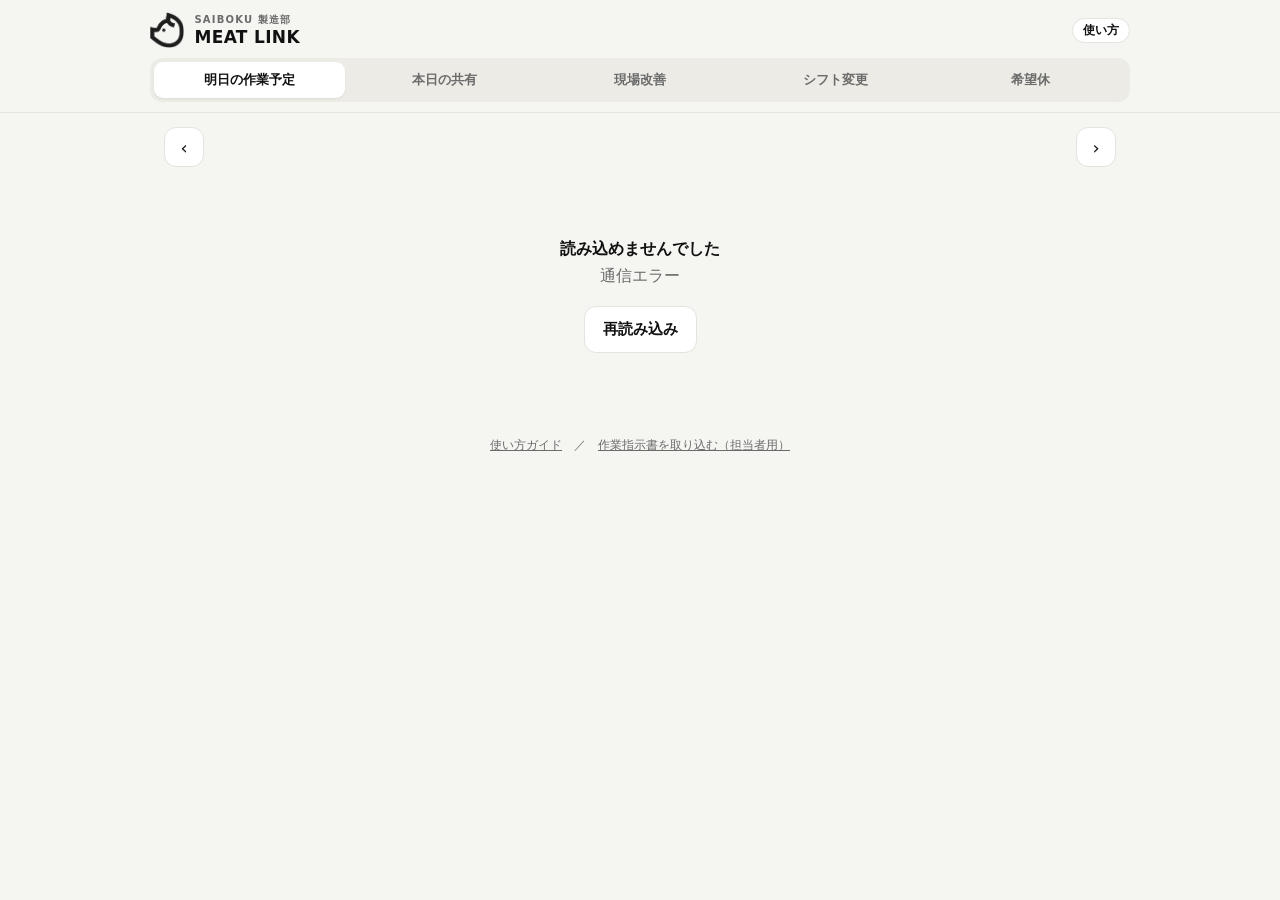
<file: index.html>
<!DOCTYPE html>
<html lang="ja">
<head>
<meta charset="utf-8">
<meta name="viewport" content="width=device-width,initial-scale=1,viewport-fit=cover">
<script src="assets/fit.js"></script>
<meta name="theme-color" content="#f5f5f2">
<meta name="apple-mobile-web-app-capable" content="yes">
<meta name="mobile-web-app-capable" content="yes">
<meta name="apple-mobile-web-app-title" content="MEAT LINK">
<meta name="application-name" content="MEAT LINK">
<link rel="manifest" href="manifest.webmanifest">
<title>MEAT LINK｜ミートチーム</title>
<link rel="icon" type="image/png" href="assets/logo.png">
<link rel="apple-touch-icon" href="assets/icon.png">
<link rel="stylesheet" href="assets/style.css">
</head>
<body>

<header class="app-head" id="head">
  <div class="brand">
    <img class="logo" src="assets/logo.png" width="584" height="610" alt="SAIBOKU" decoding="async">
    <div><small>SAIBOKU 製造部</small><b>MEAT LINK</b></div>
    <span class="spacer"></span>
    <a class="pill line" href="manual.html" style="text-decoration:none">使い方</a>
  </div>
  <nav class="seg" role="tablist" id="tabs">
    <button role="tab" data-tab="plan"><span class="long">明日の作業予定</span><span class="short">明日の予定</span></button>
    <button role="tab" data-tab="share"><span class="long">本日の共有</span><span class="short">本日の共有</span></button>
    <button role="tab" data-tab="kaizen">現場改善</button>
    <button role="tab" data-tab="shift">シフト変更</button>
    <button role="tab" data-tab="kyuka">希望休</button>
  </nav>
  <button class="ticker" id="ticker" hidden><span class="ticker-tag">NEW</span><span class="ticker-win"><span class="ticker-txt" id="tickerTxt"></span></span></button>
</header>

<!-- 明日の作業予定 -->
<main class="view" id="view-plan">
  <div class="wrap">
    <div class="datebar">
      <button class="icon-btn" id="prev" aria-label="前の日">‹</button>
      <div class="d" id="dlabel"></div>
      <button class="icon-btn" id="next" aria-label="次の日">›</button>
    </div>
    <div id="planBody"><div class="state"><div class="spinner"></div>読み込み中…</div></div>
    <p class="muted" style="text-align:center;margin-top:24px">
      <a href="manual.html">使い方ガイド</a>　／　<a href="extract.html">作業指示書を取り込む（担当者用）</a>
    </p>
  </div>
</main>

<!-- 本日の共有（#110 6:50 のまとめ） -->
<main class="view" id="view-share">
  <div class="wrap">
    <div class="datebar">
      <button class="icon-btn" id="sprev" aria-label="前の日">‹</button>
      <div class="d" id="slabel"></div>
      <button class="icon-btn" id="snext" aria-label="次の日">›</button>
    </div>
    <div id="shareBody"><div class="state"><div class="spinner"></div>読み込み中…</div></div>
  </div>
</main>

<!-- 既存アプリ（iframe） -->
<section class="frame-view" id="view-kaizen" data-link="kaizen" data-title="現場改善フォーム"></section>
<section class="frame-view" id="view-shift" data-link="shift" data-title="シフト変更申請"></section>
<section class="frame-view" id="view-kyuka" data-link="kyuka" data-title="希望休申請"></section>

<script src="assets/config.js"></script>
<script src="assets/render.js"></script>
<script>
(function () {
  'use strict';
  var CFG = window.PORTAL_CONFIG || {};
  var TABS = ['plan', 'share', 'kaizen', 'shift', 'kyuka'];
  var PAGE_TABS = { plan: 1, share: 1 };
  var store = {
    get: function (k) { try { return localStorage.getItem('meatPortal.' + k) || ''; } catch (e) { return ''; } },
    set: function (k, v) { try { localStorage.setItem('meatPortal.' + k, v); } catch (e) {} }
  };

  // ---------- ヘッダー高さ（iframe の位置合わせ） ----------
  var head = document.getElementById('head');
  function syncHead() { document.documentElement.style.setProperty('--head-h', head.offsetHeight + 'px'); }
  syncHead();
  window.addEventListener('resize', syncHead);

  // ---------- タブ ----------
  function openTab(name) {
    if (TABS.indexOf(name) < 0) name = 'plan';
    [].forEach.call(document.querySelectorAll('#tabs button'), function (b) {
      b.setAttribute('aria-selected', b.getAttribute('data-tab') === name);
    });
    TABS.forEach(function (t) {
      document.getElementById('view-' + t).classList.toggle('active', t === name);
    });
    document.body.style.overflow = PAGE_TABS[name] ? '' : 'hidden';
    if (!PAGE_TABS[name]) loadFrame(document.getElementById('view-' + name));
    if (name === 'share' && !shareLoaded) loadShare('');
    if (location.hash.slice(1) !== name) history.replaceState(null, '', '#' + name);
    syncHead();
  }
  document.getElementById('tabs').addEventListener('click', function (e) {
    var b = e.target.closest('button[data-tab]');
    if (b) openTab(b.getAttribute('data-tab'));
  });
  window.addEventListener('hashchange', function () { openTab(location.hash.slice(1)); });

  // 一度開いたら保持（切り替えても入力途中が消えない）
  function loadFrame(sec) {
    if (sec.getAttribute('data-loaded')) return;
    sec.setAttribute('data-loaded', '1');
    var url = (CFG.LINKS || {})[sec.getAttribute('data-link')] || '';
    var openUrl = url.replace(/([?&])embedded=true&?/, '$1').replace(/[?&]$/, '');
    sec.innerHTML =
      '<div class="frame-bar"><span>' + PlanView.esc(sec.getAttribute('data-title')) + '</span>' +
      '<a href="' + PlanView.esc(openUrl) + '" target="_blank" rel="noopener">表示されない時は別タブで開く ↗</a></div>' +
      '<div class="frame-loading">読み込み中…</div>' +
      '<iframe src="' + PlanView.esc(url) + '" title="' + PlanView.esc(sec.getAttribute('data-title')) + '" allow="clipboard-write"></iframe>';
    sec.querySelector('iframe').addEventListener('load', function () {
      var l = sec.querySelector('.frame-loading'); if (l) l.remove();
    });
  }

  // ---------- 作業予定の読み込み ----------
  var dates = [], current = '';
  var planEl = document.getElementById("planBody");

  function jsonp(url) {
    return new Promise(function (resolve, reject) {
      var cb = 'mp_cb_' + Date.now() + '_' + Math.floor(Math.random() * 1e6);
      var s = document.createElement('script');
      var timer = setTimeout(function () { cleanup(); reject(new Error('タイムアウトしました')); }, 20000);
      function cleanup() { clearTimeout(timer); delete window[cb]; s.remove(); }
      window[cb] = function (data) { cleanup(); resolve(data); };
      s.onerror = function () { cleanup(); reject(new Error('通信エラー')); };
      s.src = url + (url.indexOf('?') < 0 ? '?' : '&') + 'key=' + encodeURIComponent(store.get('key')) + '&callback=' + cb + '&_=' + Date.now();
      document.body.appendChild(s);
    });
  }

  function fetchPlan(date) {
    if (!CFG.GAS_URL) {
      // デモ：_demo/sample-plan.js（ダブルクリックで開いても読めるよう script で読み込む）
      return new Promise(function (resolve, reject) {
        function done() {
          var plan = window.SAMPLE_PLAN;
          if (!plan) { reject(new Error('GAS_URL が未設定です（assets/config.js）')); return; }
          resolve({ ok: true, date: plan.date, plan: plan, dates: [{ date: plan.date, updatedAt: plan.extractedAt }] });
        }
        if (window.SAMPLE_PLAN) { done(); return; }
        var s = document.createElement('script');
        s.src = '_demo/sample-plan.js';
        s.onload = done;
        s.onerror = done;
        document.body.appendChild(s);
      });
    }
    return jsonp(CFG.GAS_URL + '?action=get' + (date ? '&date=' + encodeURIComponent(date) : ''));
  }

  function setLabel(plan) {
    var el = document.getElementById('dlabel');
    if (!current) { el.innerHTML = '<b>作業予定</b>'; return; }
    var r = PlanView.relDay(current);
    var upd = plan && (plan.updatedAt || plan.extractedAt);
    var t = '';
    if (upd) { var d = new Date(upd); t = (d.getMonth() + 1) + '/' + d.getDate() + ' ' + d.getHours() + ':' + ('0' + d.getMinutes()).slice(-2) + ' 更新'; }
    el.innerHTML = '<b>' + PlanView.jpDate(current) + '</b><span class="rel' + (r.past ? ' past' : '') + '">' + r.t + '</span>' +
      '<span class="muted">' + t + '</span>';
    var i = dates.indexOf(current);
    document.getElementById('prev').disabled = i <= 0;
    document.getElementById('next').disabled = i < 0 || i >= dates.length - 1;
  }

  // ---------- お知らせ（流れる文字）：until の日まで表示し、翌日から自動で消える ----------
  var ANNOUNCE = {
    text: '1週間のギフト予定が見られるようになりました！「明日の予定」→「ギフト」をタップ',
    until: '2026-11-29',
    section: 'gift'
  };
  (function () {
    var t = new Date(), today = t.getFullYear() + '-' + ('0' + (t.getMonth() + 1)).slice(-2) + '-' + ('0' + t.getDate()).slice(-2);
    if (!ANNOUNCE.text || today > ANNOUNCE.until) return;
    var el = document.getElementById('ticker');
    document.getElementById('tickerTxt').textContent = ANNOUNCE.text;
    el.hidden = false;
    el.onclick = function () {
      store.set('section', ANNOUNCE.section);
      openTab('plan');
      load(current);
      window.scrollTo(0, 0);
    };
  })();

  // ---------- ギフト予定 ----------
  var giftData = null, giftPromise = null;
  function loadGift() {
    if (!CFG.GAS_URL) return Promise.resolve(null);
    if (!giftPromise) giftPromise = jsonp(CFG.GAS_URL + '?action=gift').then(function (r) {
      giftData = (r && r.ok) ? r.gift : null; return giftData;
    }).catch(function () { giftPromise = null; return null; });
    return giftPromise;
  }

  // ---------- 合言葉 ----------
  function showKey(el, message, retry) {
    el.innerHTML = '<div class="card keycard"><h2><span class="num">KEY</span>合言葉を入力してください</h2>' +
      '<p class="muted">合言葉は社員に聞いてください。一度入れると、この端末に記憶されます。</p>' +
      '<div class="field"><input type="password" class="keyinput" autocomplete="off" placeholder="合言葉"><button class="btn keybtn">開く</button></div>' +
      (message && store.get('key') ? '<div class="msg err">' + PlanView.esc(message) + '</div>' : '') + '</div>';
    var input = el.querySelector('.keyinput');
    function go() {
      var v = input.value.trim(); if (!v) { input.focus(); return; }
      store.set('key', v);
      retry();
      if (el === planEl && shareLoaded) loadShare(shareCurrent);
      if (el === shareEl) load(current);
    }
    el.querySelector('.keybtn').onclick = go;
    input.onkeydown = function (e) { if (e.key === 'Enter') go(); };
  }

  function load(date) {
    planEl.innerHTML = '<div class="state"><div class="spinner"></div>読み込み中…</div>';
    fetchPlan(date).then(function (res) {
      if (res.needKey) { document.getElementById('dlabel').innerHTML = '<b>作業予定</b>'; document.getElementById('prev').disabled = document.getElementById('next').disabled = true; showKey(planEl, res.error, function () { load(date); }); return; }
      if (!res.ok) throw new Error(res.error || '読み込みに失敗しました');
      dates = (res.dates || []).map(function (d) { return d.date; });
      current = res.date || '';
      setLabel(res.plan);
      if (!res.plan) {
        planEl.innerHTML = '<div class="state"><b>作業予定がまだありません</b>作業指示書が取り込まれると、ここに表示されます。</div><div id="giftOnly"></div>';
        loadGift().then(function (g) { var b = document.getElementById('giftOnly'); if (b && g) b.innerHTML = PlanView.giftHTML(g, 'done'); });
        return;
      }
      var view = PlanView.render(planEl, res.plan, {
        me: store.get('me'),
        section: store.get('section') || 'pack',
        gift: giftData,
        onMeChange: function (v) { store.set('me', v); },
        onSection: function (v) { store.set('section', v); }
      });
      if (!giftData) loadGift().then(function (g) { view.setGift(g); });
    }).catch(function (err) {
      planEl.innerHTML = '<div class="state"><b>読み込めませんでした</b>' + PlanView.esc(err.message) +
        '<br><br><button class="btn sub" id="retry">再読み込み</button></div>';
      document.getElementById('retry').onclick = function () { load(current); };
    });
  }

  document.getElementById('prev').onclick = function () { var i = dates.indexOf(current); if (i > 0) load(dates[i - 1]); };
  document.getElementById('next').onclick = function () { var i = dates.indexOf(current); if (i >= 0 && i < dates.length - 1) load(dates[i + 1]); };

  // ---------- 本日の共有 ----------
  var shareEl = document.getElementById('shareBody');
  var shareDates = [], shareCurrent = '', shareLoaded = false;

  function setShareLabel(share) {
    var el = document.getElementById('slabel');
    if (!shareCurrent) { el.innerHTML = '<b>本日の共有</b>'; return; }
    var r = PlanView.relDay(shareCurrent);
    var t = '';
    if (share && share.postedAt) { var d = new Date(share.postedAt); t = 'Slack #110 ' + d.getHours() + ':' + ('0' + d.getMinutes()).slice(-2) + ' のまとめ'; }
    el.innerHTML = '<b>' + PlanView.jpDate(shareCurrent) + '</b><span class="rel' + (r.past ? ' past' : '') + '">' + r.t + '</span>' +
      '<span class="muted">' + t + '</span>';
    var i = shareDates.indexOf(shareCurrent);
    document.getElementById('sprev').disabled = i <= 0;
    document.getElementById('snext').disabled = i < 0 || i >= shareDates.length - 1;
  }

  function loadShare(date) {
    shareLoaded = true;
    shareEl.innerHTML = '<div class="state"><div class="spinner"></div>読み込み中…</div>';
    if (!CFG.GAS_URL) { shareEl.innerHTML = '<div class="state"><b>GAS_URL が未設定です</b></div>'; return; }
    jsonp(CFG.GAS_URL + '?action=share' + (date ? '&date=' + encodeURIComponent(date) : '')).then(function (res) {
      if (res.needKey) { document.getElementById('slabel').innerHTML = '<b>本日の共有</b>'; document.getElementById('sprev').disabled = document.getElementById('snext').disabled = true; showKey(shareEl, res.error, function () { loadShare(date); }); return; }
      if (!res.ok) throw new Error(res.error || '読み込みに失敗しました');
      shareDates = res.dates || [];
      shareCurrent = res.date || '';
      setShareLabel(res.share);
      if (!res.share) {
        shareEl.innerHTML = '<div id="shureiBox"></div><div class="state"><b>まだ共有がありません</b>毎朝6:50のSlack「本日の共有」が出たあとに表示されます。</div>';
        loadNotes();
        return;
      }
      PlanView.renderShare(shareEl, res.share);
      loadNotes();
    }).catch(function (err) {
      shareEl.innerHTML = '<div class="state"><b>読み込めませんでした</b>' + PlanView.esc(err.message) +
        '<br><br><button class="btn sub" id="sretry">再読み込み</button></div>';
      document.getElementById('sretry').onclick = function () { loadShare(shareCurrent); };
    });
  }
  // ---------- 終礼ノート・PDF表示 ----------
  function loadNotes() {
    var box = document.getElementById('shureiBox');
    if (!box) { setupInline(shareEl); return; }
    jsonp(CFG.GAS_URL + '?action=notes').then(function (res) {
      if (!res.ok) return;
      PlanView.renderNotes(box, res.notes);
      // 上に出した終礼ノートは、下の投稿では重ねて表示しない
      var top = (res.notes && res.notes[0]) ? res.notes[0].pdfs.map(function (f) { return f.id; }) : [];
      [].forEach.call(shareEl.querySelectorAll('.share-group .pdf-inline'), function (el) {
        if (top.indexOf(el.getAttribute('data-pdf')) >= 0 && !el.getAttribute('data-state')) {
          if (io) io.unobserve(el);
          el.outerHTML = '<div class="pdf-note">↑ 一番上の「終礼ノート」に表示しています</div>';
        }
      });
      setupInline(box);
      setupInline(shareEl);
    }).catch(function () { setupInline(shareEl); });
  }

  var PDFJS = 'https://cdnjs.cloudflare.com/ajax/libs/pdf.js/3.11.174/';
  var pdfjsReady = null;
  function loadPdfJs() {
    if (pdfjsReady) return pdfjsReady;
    pdfjsReady = new Promise(function (resolve, reject) {
      var s = document.createElement('script');
      s.src = PDFJS + 'pdf.min.js';
      s.onload = function () { window.pdfjsLib.GlobalWorkerOptions.workerSrc = PDFJS + 'pdf.worker.min.js'; resolve(window.pdfjsLib); };
      s.onerror = function () { pdfjsReady = null; reject(new Error('PDFの表示部品を読み込めませんでした')); };
      document.head.appendChild(s);
    });
    return pdfjsReady;
  }

  var docCache = {};
  function getPdfDoc(id) {
    if (docCache[id]) return docCache[id];
    docCache[id] = Promise.all([loadPdfJs(), jsonp(CFG.GAS_URL + '?action=pdf&id=' + encodeURIComponent(id))]).then(function (r) {
      var lib = r[0], res = r[1];
      if (!res.ok) throw new Error(res.error || '読み込めませんでした');
      var bin = atob(res.data), bytes = new Uint8Array(bin.length);
      for (var i = 0; i < bin.length; i++) bytes[i] = bin.charCodeAt(i);
      return lib.getDocument({ data: bytes }).promise;
    });
    docCache[id].catch(function () { delete docCache[id]; });
    return docCache[id];
  }
  function renderPages(pdf, box, width, extraScale) {
    var dpr = Math.min(window.devicePixelRatio || 1, 3);
    var chain = Promise.resolve(), list = [];
    for (var n = 1; n <= pdf.numPages; n++) (function (n) {
      chain = chain.then(function () { return pdf.getPage(n); }).then(function (page) {
        var vp1 = page.getViewport({ scale: 1 });
        var vp = page.getViewport({ scale: (width / vp1.width) * dpr * (extraScale || 1) });
        var c = document.createElement('canvas');
        c.width = Math.floor(vp.width); c.height = Math.floor(vp.height);
        box.appendChild(c); list.push(c);
        return page.render({ canvasContext: c.getContext('2d'), viewport: vp }).promise;
      });
    })(n);
    return chain.then(function () { return list; });
  }
  function fillInline(el) {
    if (el.getAttribute('data-state')) return;
    el.setAttribute('data-state', 'loading');
    getPdfDoc(el.getAttribute('data-pdf')).then(function (pdf) {
      el.innerHTML = '';
      return renderPages(pdf, el, Math.max(el.clientWidth - 16, 280), 1.3);
    }).then(function () {
      el.setAttribute('data-state', 'done');
    }).catch(function (err) {
      el.setAttribute('data-state', '');
      el.innerHTML = '<div class="pdf-ph err">表示できませんでした：' + PlanView.esc(err.message) + '<br><button class="pdf-link" data-retry>もう一度</button></div>';
      el.querySelector('[data-retry]').onclick = function (e) { e.stopPropagation(); fillInline(el); };
    });
  }
  var io = ('IntersectionObserver' in window) ? new IntersectionObserver(function (entries) {
    entries.forEach(function (en) { if (en.isIntersecting) { io.unobserve(en.target); fillInline(en.target); } });
  }, { rootMargin: '300px 0px' }) : null;
  function setupInline(root) {
    [].forEach.call(root.querySelectorAll('.pdf-inline:not([data-state])'), function (el) {
      if (el.classList.contains('eager') || !io) fillInline(el); else io.observe(el);
    });
  }

  var viewer = null;
  function closeViewer(fromPop) {
    if (!viewer) return;
    viewer.remove(); viewer = null;
    document.documentElement.style.overflow = '';
    if (!fromPop && history.state && history.state.pdfv) history.back();
  }
  window.addEventListener('popstate', function () { closeViewer(true); });

  function openPdf(id, title) {
    closeViewer(true);
    viewer = document.createElement('div');
    viewer.className = 'pdfv';
    viewer.innerHTML = '<div class="pdfv-bar"><b>' + PlanView.esc(title || '資料') + '</b>' +
      '<button class="z" data-z="-1" aria-label="縮小">－</button><button class="z" data-z="1" aria-label="拡大">＋</button>' +
      '<button data-close>閉じる</button></div>' +
      '<div class="pdfv-body"><div class="pdfv-msg"><div class="spinner"></div>読み込み中…（少し時間がかかります）</div></div>';
    document.body.appendChild(viewer);
    document.documentElement.style.overflow = 'hidden';
    history.pushState({ pdfv: 1 }, '');
    var body = viewer.querySelector('.pdfv-body');
    var zoom = 1, canvases = [];
    function applyZoom() { canvases.forEach(function (c) { c.style.width = Math.round(c._baseW * zoom) + 'px'; }); }
    viewer.querySelector('[data-close]').onclick = function () { closeViewer(false); };
    [].forEach.call(viewer.querySelectorAll('[data-z]'), function (b) {
      b.onclick = function () { zoom = Math.min(3, Math.max(1, zoom + Number(b.getAttribute('data-z')) * 0.5)); applyZoom(); };
    });
    var me = viewer;
    getPdfDoc(id).then(function (pdf) {
      if (me !== viewer) return;
      body.innerHTML = '';
      var width = Math.min(body.clientWidth - 20, 1100);
      return renderPages(pdf, body, width, 2).then(function (list) {
        list.forEach(function (c) { c._baseW = width; canvases.push(c); });
        applyZoom();
      });
    }).catch(function (err) {
      if (me !== viewer) return;
      body.innerHTML = '<div class="pdfv-msg"><b>表示できませんでした</b><br>' + PlanView.esc(err.message) + '</div>';
    });
  }
  shareEl.addEventListener('click', function (e) {
    var b = e.target.closest('.pdf-inline[data-state="done"], button[data-pdf]');
    if (b) openPdf(b.getAttribute('data-pdf'), b.getAttribute('data-title'));
  });

  document.getElementById('sprev').onclick = function () { var i = shareDates.indexOf(shareCurrent); if (i > 0) loadShare(shareDates[i - 1]); };
  document.getElementById('snext').onclick = function () { var i = shareDates.indexOf(shareCurrent); if (i >= 0 && i < shareDates.length - 1) loadShare(shareDates[i + 1]); };

  openTab(location.hash.slice(1) || 'plan');
  load('');
})();
</script>
</body>
</html>
</file>
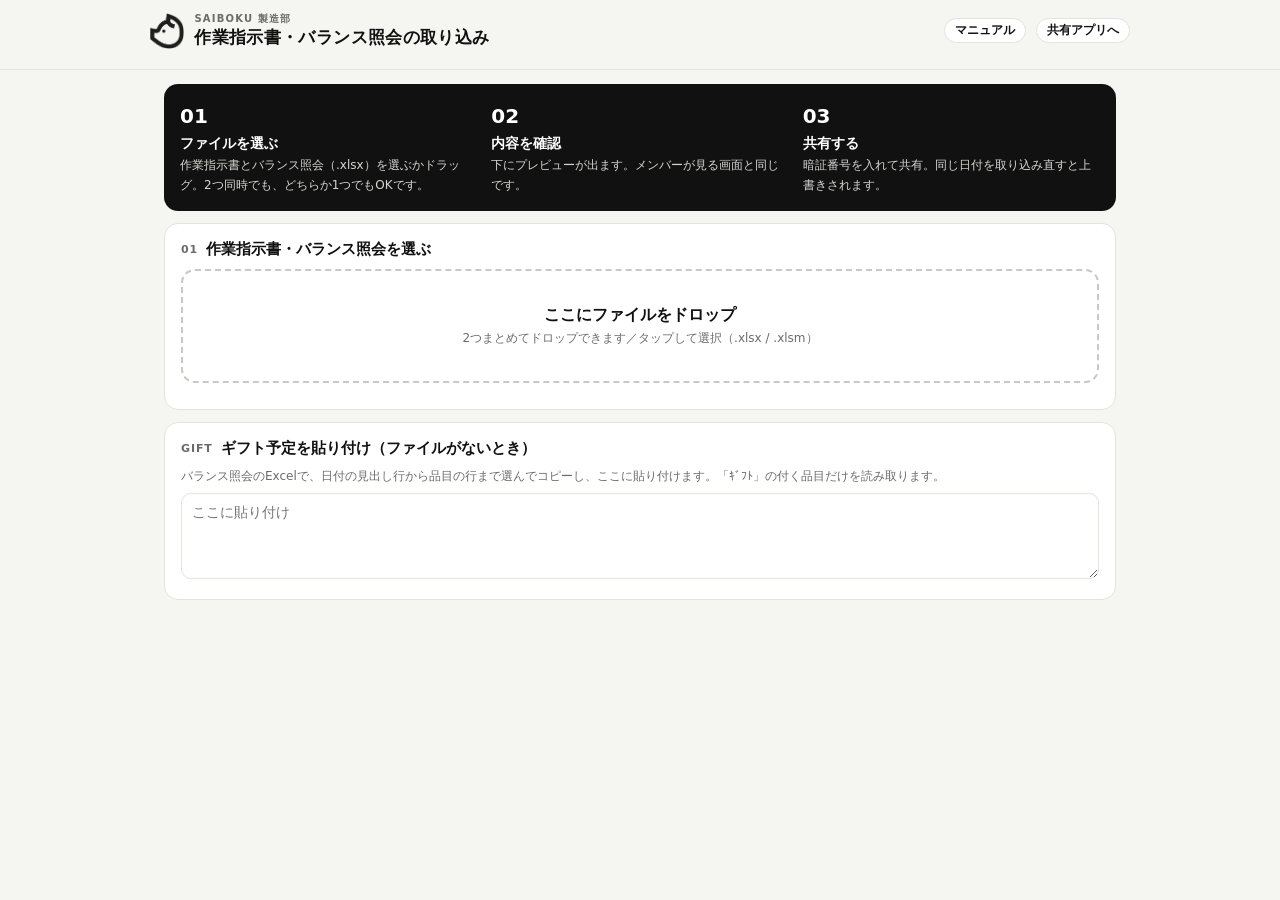
<file: extract.html>
<!DOCTYPE html>
<html lang="ja">
<head>
<meta charset="utf-8">
<meta name="viewport" content="width=device-width,initial-scale=1,viewport-fit=cover">
<script src="assets/fit.js"></script>
<meta name="theme-color" content="#f5f5f2">
<title>作業指示書・バランス照会の取り込み｜MEAT LINK</title>
<link rel="icon" type="image/png" href="assets/logo.png">
<link rel="apple-touch-icon" href="assets/icon.png">
<link rel="stylesheet" href="assets/style.css">
</head>
<body>
<header class="app-head">
  <div class="brand">
    <img class="logo" src="assets/logo.png" width="584" height="610" alt="SAIBOKU" decoding="async">
    <div><small>SAIBOKU 製造部</small><b>作業指示書・バランス照会の取り込み</b></div>
    <span class="spacer"></span>
    <a class="pill line" href="manual-admin.html" style="text-decoration:none">マニュアル</a>
    <a class="pill line" href="index.html#plan" style="text-decoration:none">共有アプリへ</a>
  </div>
</header>

<div class="wrap">
  <div class="rules">
    <div><i>01</i><b>ファイルを選ぶ</b>作業指示書とバランス照会（.xlsx）を選ぶかドラッグ。2つ同時でも、どちらか1つでもOKです。</div>
    <div><i>02</i><b>内容を確認</b>下にプレビューが出ます。メンバーが見る画面と同じです。</div>
    <div><i>03</i><b>共有する</b>暗証番号を入れて共有。同じ日付を取り込み直すと上書きされます。</div>
  </div>

  <div class="card">
    <h2><span class="num">01</span>作業指示書・バランス照会を選ぶ</h2>
    <label class="drop" id="drop">
      <b>ここにファイルをドロップ</b>
      <span class="muted">2つまとめてドロップできます／タップして選択（.xlsx / .xlsm）</span>
      <input type="file" id="file" multiple accept=".xlsx,.xlsm,application/vnd.openxmlformats-officedocument.spreadsheetml.sheet" hidden>
    </label>
    <div id="parseMsg"></div>
    <div id="loaded" class="loaded"></div>
  </div>

  <div class="card">
    <h2><span class="num">GIFT</span>ギフト予定を貼り付け（ファイルがないとき）</h2>
    <p class="muted" style="margin:0 0 8px">バランス照会のExcelで、日付の見出し行から品目の行まで選んでコピーし、ここに貼り付けます。「ｷﾞﾌﾄ」の付く品目だけを読み取ります。</p>
    <textarea id="giftText" rows="4" placeholder="ここに貼り付け" style="width:100%;box-sizing:border-box;font-size:14px;padding:10px;border:1px solid var(--line);border-radius:10px"></textarea>
  </div>

  <div class="card" id="shareCard" hidden>
    <h2><span class="num">02</span>共有する</h2>
    <div id="summary" class="muted"></div>
    <div class="field" id="pinRow">
      <input type="password" id="pin" inputmode="numeric" autocomplete="off" placeholder="暗証番号">
    </div>
    <button class="btn block" id="share">この内容で共有する</button>
    <div style="display:flex;gap:8px;margin-top:8px">
      <button class="btn sub" id="dl" style="flex:1">JSONを保存</button>
    </div>
    <div id="shareMsg"></div>
  </div>

  <div id="preview"></div>
  <div id="giftPreview"></div>
</div>

<!-- GAS への送信（hidden form + iframe：CORS 回避） -->
<iframe name="gasFrame" id="gasFrame" hidden></iframe>
<form id="gasForm" method="post" target="gasFrame" hidden>
  <input type="hidden" name="pin">
  <input type="hidden" name="payload">
  <input type="hidden" name="kind">
  <input type="hidden" name="notify">
</form>

<script src="https://cdn.sheetjs.com/xlsx-0.20.3/package/dist/xlsx.full.min.js"></script>
<script src="assets/config.js"></script>
<script src="assets/parser.js"></script>
<script src="assets/render.js"></script>
<script src="assets/gift.js"></script>
<script>
(function () {
  'use strict';
  var CFG = window.PORTAL_CONFIG || {};
  var plan = null, gift = null, planName = '', giftName = '';
  var $ = function (id) { return document.getElementById(id); };
  var esc = PlanView.esc;
  function msg(el, cls, html) { $(el).innerHTML = html ? '<div class="msg ' + cls + '">' + html + '</div>' : ''; }
  var store = {
    get: function (k) { try { return localStorage.getItem('meatPortal.' + k) || ''; } catch (e) { return ''; } },
    set: function (k, v) { try { localStorage.setItem('meatPortal.' + k, v); } catch (e) {} }
  };
  $('pin').value = store.get('pin');

  if (!CFG.GAS_URL) {
    $('pinRow').hidden = true;
    $('share').disabled = true;
    $('share').textContent = 'GAS未設定のため共有できません（JSON保存のみ）';
  }

  // ---------- ファイル読み込み ----------
  // ページのどこに落としても受け付ける（ブラウザがファイルを開いてしまうのも防ぐ）
  var drop = $('drop'), dragDepth = 0;
  function hasFiles(e) {
    var t = e.dataTransfer && e.dataTransfer.types;
    return t && Array.prototype.indexOf.call(t, 'Files') >= 0;
  }
  window.addEventListener('dragenter', function (e) {
    if (!hasFiles(e)) return;
    e.preventDefault(); dragDepth++; document.body.classList.add('dragging');
  });
  window.addEventListener('dragover', function (e) {
    if (!hasFiles(e)) return;
    e.preventDefault(); e.dataTransfer.dropEffect = 'copy';
  });
  window.addEventListener('dragleave', function (e) {
    if (!hasFiles(e)) return;
    dragDepth = Math.max(0, dragDepth - 1);
    if (!dragDepth) document.body.classList.remove('dragging');
  });
  window.addEventListener('drop', function (e) {
    if (!hasFiles(e)) return;
    e.preventDefault(); dragDepth = 0; document.body.classList.remove('dragging');
    handleFiles(e.dataTransfer.files);
  });
  $('file').addEventListener('change', function (e) { handleFiles(e.target.files); e.target.value = ''; });

  // 複数ファイルを順に読む。作業指示書かバランス照会かは中身で自動判定
  function handleFiles(list) {
    var files = Array.prototype.slice.call(list || []);
    if (!files.length) return;
    msg('parseMsg', '', ''); msg('shareMsg', '', '');
    if (typeof XLSX === 'undefined') { msg('parseMsg', 'err', '読み取りライブラリを読み込めませんでした。ネット接続を確認してください。'); return; }
    var errs = [];
    (function next(i) {
      if (i >= files.length) {
        if (errs.length) msg('parseMsg', 'err', errs.join('<br>'));
        update();
        return;
      }
      var file = files[i];
      if (!/\.(xlsx|xlsm)$/i.test(file.name)) { errs.push('Excelファイル（.xlsx / .xlsm）ではありません：' + esc(file.name)); next(i + 1); return; }
      var reader = new FileReader();
      reader.onload = function () {
        try {
          var data = new Uint8Array(reader.result);
          var wb = XLSX.read(data, { type: 'array' });
          if (GiftParser.isGiftWorkbook(wb)) { gift = GiftParser.fromWorkbook(XLSX, wb, { fileName: file.name }); giftName = file.name; }
          else { plan = PlanParser.parseWorkbook(XLSX, data, file.name); planName = file.name; }
        } catch (err) {
          errs.push('読み取れませんでした（' + esc(file.name) + '）：' + esc(err.message));
        }
        next(i + 1);
      };
      reader.onerror = function () { errs.push('開けませんでした：' + esc(file.name)); next(i + 1); };
      reader.readAsArrayBuffer(file);
    })(0);
  }

  // 読み込み状況・まとめ・プレビューを描き直す
  function update() {
    var rows = [];
    rows.push('<div class="ld' + (plan ? ' on' : '') + '"><b>作業指示書</b><span>' + (plan ? esc(planName) + '（' + PlanView.jpDate(plan.date) + '）' : '未選択') + '</span>' + (plan ? '<button data-clear="plan" aria-label="外す">×</button>' : '') + '</div>');
    rows.push('<div class="ld' + (gift ? ' on' : '') + '"><b>バランス照会</b><span>' + (gift ? esc(giftName) + '（' + gift.items.length + '品目）' : '未選択') + '</span>' + (gift ? '<button data-clear="gift" aria-label="外す">×</button>' : '') + '</div>');
    $('loaded').innerHTML = rows.join('');
    [].forEach.call($('loaded').querySelectorAll('[data-clear]'), function (b) {
      b.onclick = function () { if (b.getAttribute('data-clear') === 'plan') plan = null; else gift = null; msg('shareMsg', '', ''); update(); };
    });
    var sum = [];
    if (plan) {
      var n = plan.naizo, p = plan.pack;
      sum.push('作業日 <b style="color:var(--ink);font-size:16px">' + PlanView.jpDate(plan.date) + '</b>' +
        '　内臓 ' + n.staff.length + '名・商品 ' + n.products.length + '件　精肉パック ' + p.staff.length + '名' +
        '　当日分 ' + plan.today.total + '　翌日分 ' + plan.next.total);
    }
    if (gift) {
      sum.push('ギフト予定 <b style="color:var(--ink);font-size:16px">' + gift.items.length + '品目</b>（投稿日の2日後から7日分を表示。前回のギフト予定は置き換わります）');
    }
    $('summary').innerHTML = sum.join('<br>');
    $('shareCard').hidden = !(plan || gift);
    $('share').textContent = shareLabel();
    if (plan) PlanView.render($('preview'), plan, {}); else $('preview').innerHTML = '';
    $('giftPreview').innerHTML = gift ? PlanView.giftHTML(gift, 'done') : '';
  }
  function shareLabel() {
    return plan && gift ? '作業指示書とギフト予定をまとめて共有する' : gift ? 'ギフト予定を共有する' : 'この内容で共有する';
  }

  var giftTimer = null;
  $('giftText').addEventListener('input', function () {
    clearTimeout(giftTimer);
    giftTimer = setTimeout(function () {
      var t = $('giftText').value;
      if (!t.trim()) return;
      msg('shareMsg', '', ''); msg('parseMsg', '', '');
      try {
        gift = GiftParser.fromText(t, { fileName: '貼り付け' }); giftName = '貼り付けた表';
      } catch (err) {
        gift = null;
        msg('parseMsg', 'err', 'ギフト予定を読み取れませんでした：' + esc(err.message) + '<br>日付の見出し行（例：11／22日）も含めてコピーしてください。');
      }
      update();
    }, 300);
  });

  // ---------- 共有 ----------
  // 作業指示書・ギフト予定を1件ずつ順番に送る（同じ iframe を使うため）
  var waiting = null, queue = [], results = [];
  window.addEventListener('message', function (e) {
    var d = e.data && e.data.meatPortal;
    if (!d || !waiting) return;
    finish(d);
  });

  function sendNext() {
    var job = queue.shift();
    if (!job) { done(); return; }
    var f = $('gasForm');
    f.action = CFG.GAS_URL;
    f.pin.value = $('pin').value.trim();
    f.payload.value = JSON.stringify(job.data);
    f.kind.value = job.kind === 'gift' ? 'gift' : '';
    // #110 への更新通知は最後の1件で、先に保存できた分とまとめて1回だけ送る
    f.notify.value = queue.length ? '0' : JSON.stringify(results.filter(function (r) { return r.res.ok; }).map(function (r) {
      return r.job.kind === 'gift' ? { kind: 'gift' } : { kind: 'plan', date: r.job.data.date };
    }));
    var startedAt = Date.now();
    waiting = { job: job, timer: setTimeout(function () { if (job.kind === 'gift') verifyGift(startedAt); else verifyByList(job.data.date, startedAt); }, 8000) };
    f.submit();
  }

  function finish(d) {
    if (!waiting) return;
    clearTimeout(waiting.timer);
    var job = waiting.job;
    waiting = null;
    results.push({ job: job, res: d });
    if (!d.ok) queue = [];   // 暗証番号違いなどは残りも同じ結果になるので止める
    // 2件目は1件目の画面遷移が落ち着いてから送る
    setTimeout(sendNext, d.ok ? 600 : 0);
  }

  function done() {
    $('share').disabled = false;
    $('share').textContent = shareLabel();
    var ok = [], ng = [];
    results.forEach(function (r) {
      var what = r.job.kind === 'gift' ? 'ギフト予定' : PlanView.jpDate(r.job.data.date) + ' の作業予定';
      if (r.res.ok) ok.push(what); else ng.push(what + '：' + esc(r.res.error || ''));
    });
    if (ok.length) store.set('pin', $('pin').value);
    var html = '';
    if (ok.length) html += '<div class="msg ok">' + ok.join('と') + 'を共有しました。<a href="index.html#plan">共有アプリで見る</a>' + (results.some(function (r) { return r.res.ok && r.job.kind === 'gift'; }) ? '（ギフトは 明日の予定 →「ギフト」）' : '') + '</div>';
    if (ng.length) html += '<div class="msg err">共有できませんでした：' + ng.join('<br>') + '</div>';
    $('shareMsg').innerHTML = html;
  }

  // postMessage が届かない環境向け：一覧に日付が入ったかで確認
  function verifyByList(date, startedAt) {
    var cb = 'mp_v_' + Date.now();
    var s = document.createElement('script');
    window[cb] = function (res) {
      delete window[cb]; s.remove();
      var hit = (res.dates || []).filter(function (x) { return x.date === date && new Date(x.updatedAt).getTime() >= startedAt - 60000; })[0];
      finish(hit ? { ok: true, date: date } : { ok: false, error: '保存を確認できませんでした。暗証番号を確認してもう一度お試しください。' });
    };
    s.onerror = function () { finish({ ok: false, error: '通信エラー' }); };
    s.src = CFG.GAS_URL + '?action=list&key=' + encodeURIComponent($('pin').value.trim()) + '&callback=' + cb + '&_=' + Date.now();
    document.body.appendChild(s);
  }
  function verifyGift(startedAt) {
    var cb = 'mp_g_' + Date.now();
    var s = document.createElement('script');
    window[cb] = function (res) {
      delete window[cb]; s.remove();
      var g = res && res.gift;
      var ok = g && new Date(g.updatedAt).getTime() >= startedAt - 60000;
      finish(ok ? { ok: true, kind: 'gift' } : { ok: false, error: '保存を確認できませんでした。暗証番号を確認してもう一度お試しください。' });
    };
    s.onerror = function () { finish({ ok: false, error: '通信エラー' }); };
    s.src = CFG.GAS_URL + '?action=gift&key=' + encodeURIComponent($('pin').value.trim()) + '&callback=' + cb + '&_=' + Date.now();
    document.body.appendChild(s);
  }

  $('share').onclick = function () {
    if ((!plan && !gift) || !CFG.GAS_URL || waiting) return;
    if (!$('pin').value.trim()) { msg('shareMsg', 'err', '暗証番号を入れてください'); return; }
    queue = []; results = [];
    if (plan) queue.push({ kind: 'plan', data: plan });
    if (gift) queue.push({ kind: 'gift', data: gift });
    $('share').disabled = true;
    $('share').textContent = '送信中…';
    msg('shareMsg', '', '');
    sendNext();
  };

  $('dl').onclick = function () {
    if (!plan && !gift) return;
    var blob = new Blob([JSON.stringify(plan && gift ? { plan: plan, gift: gift } : (gift || plan), null, 1)], { type: 'application/json' });
    var a = document.createElement('a');
    a.href = URL.createObjectURL(blob);
    a.download = plan && gift ? 'plan-gift-' + plan.date + '.json' : gift ? 'gift-' + gift.dates[0].date + '.json' : 'plan-' + plan.date + '.json';
    a.click();
    setTimeout(function () { URL.revokeObjectURL(a.href); }, 1000);
  };
})();
</script>
</body>
</html>
</file>
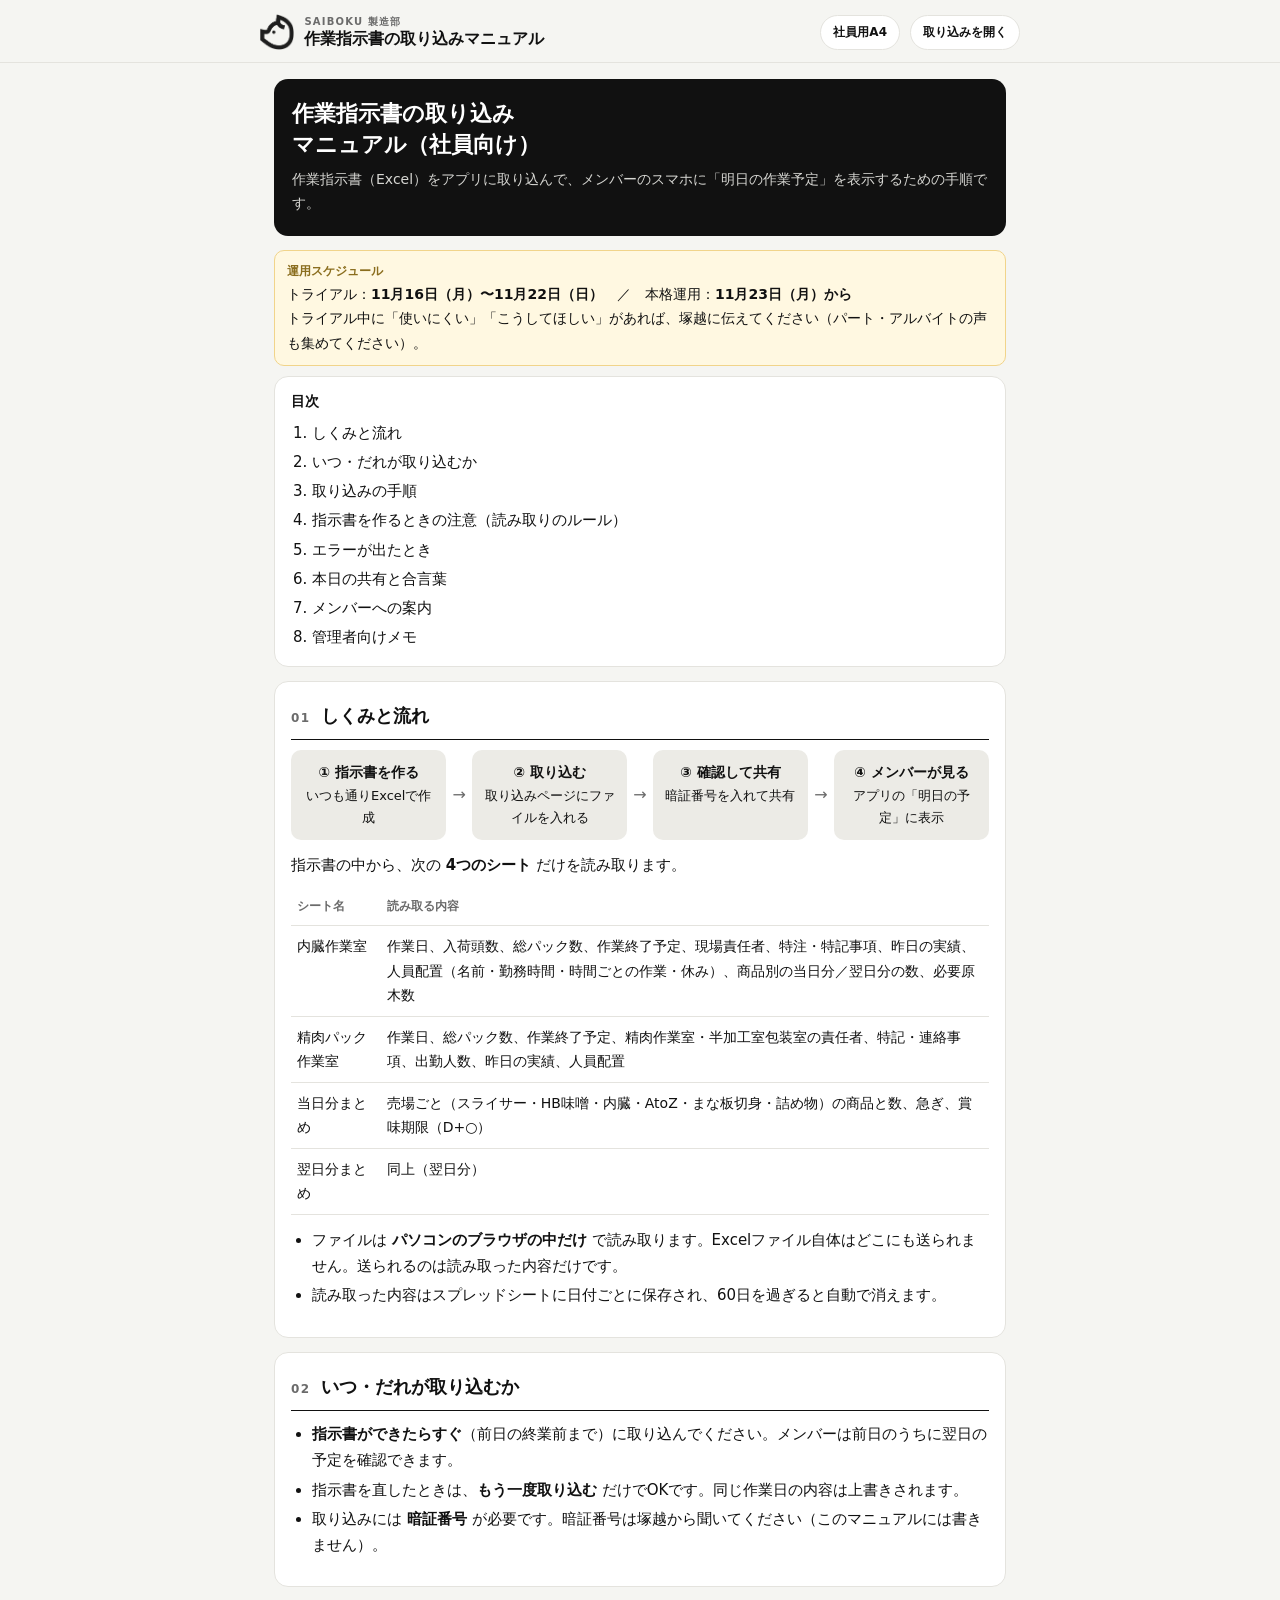
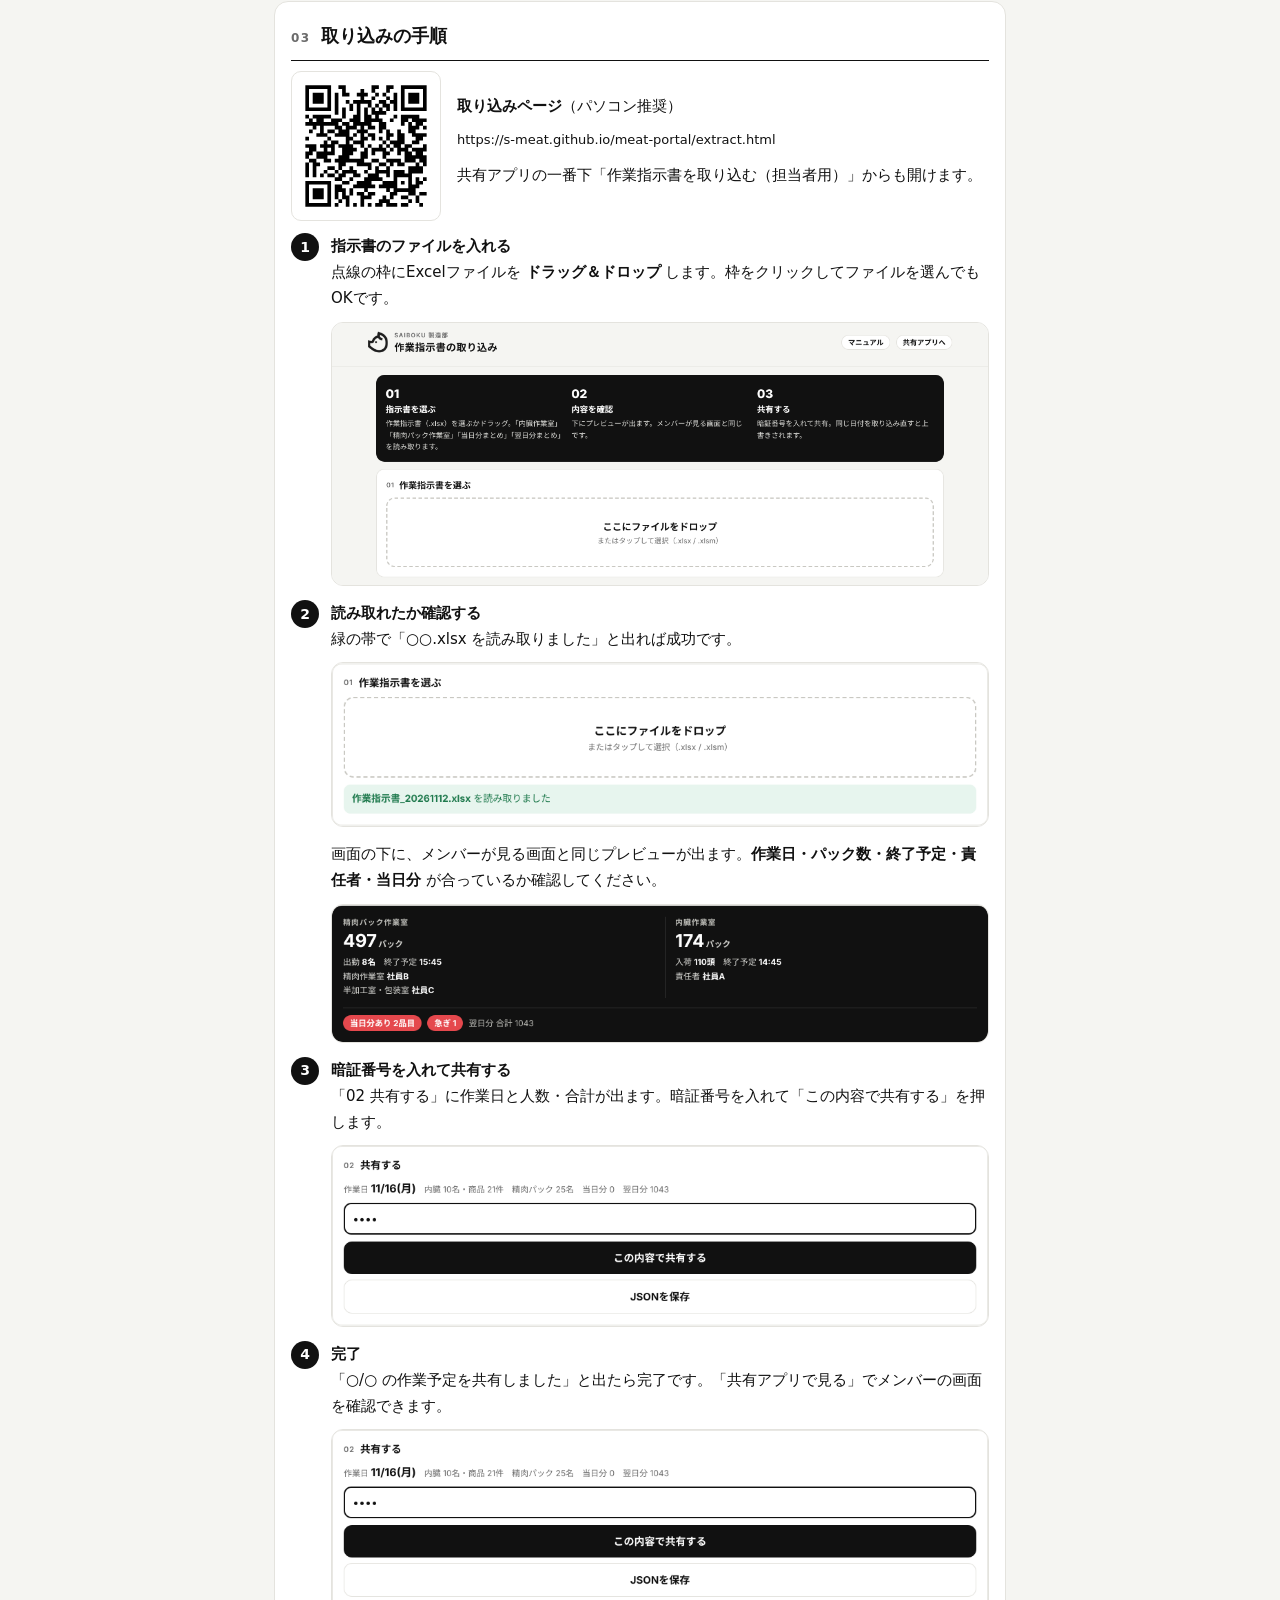
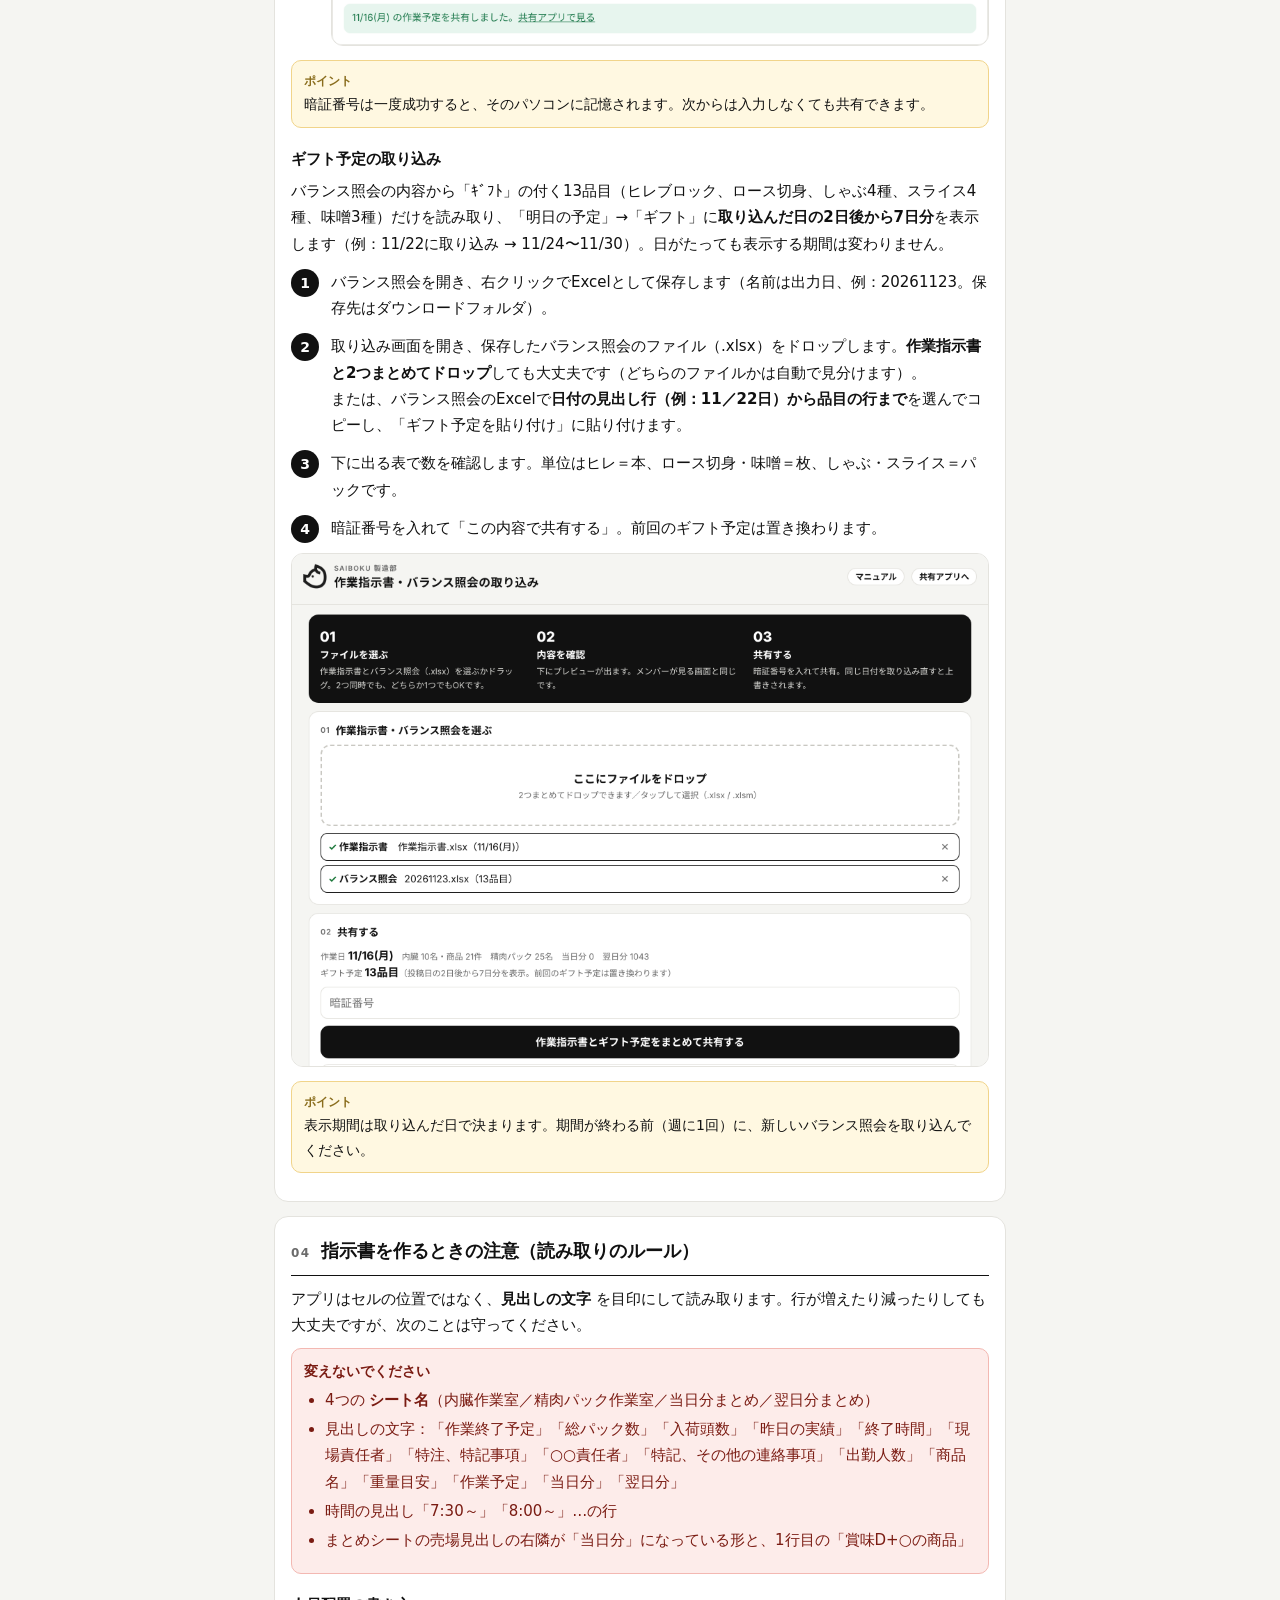
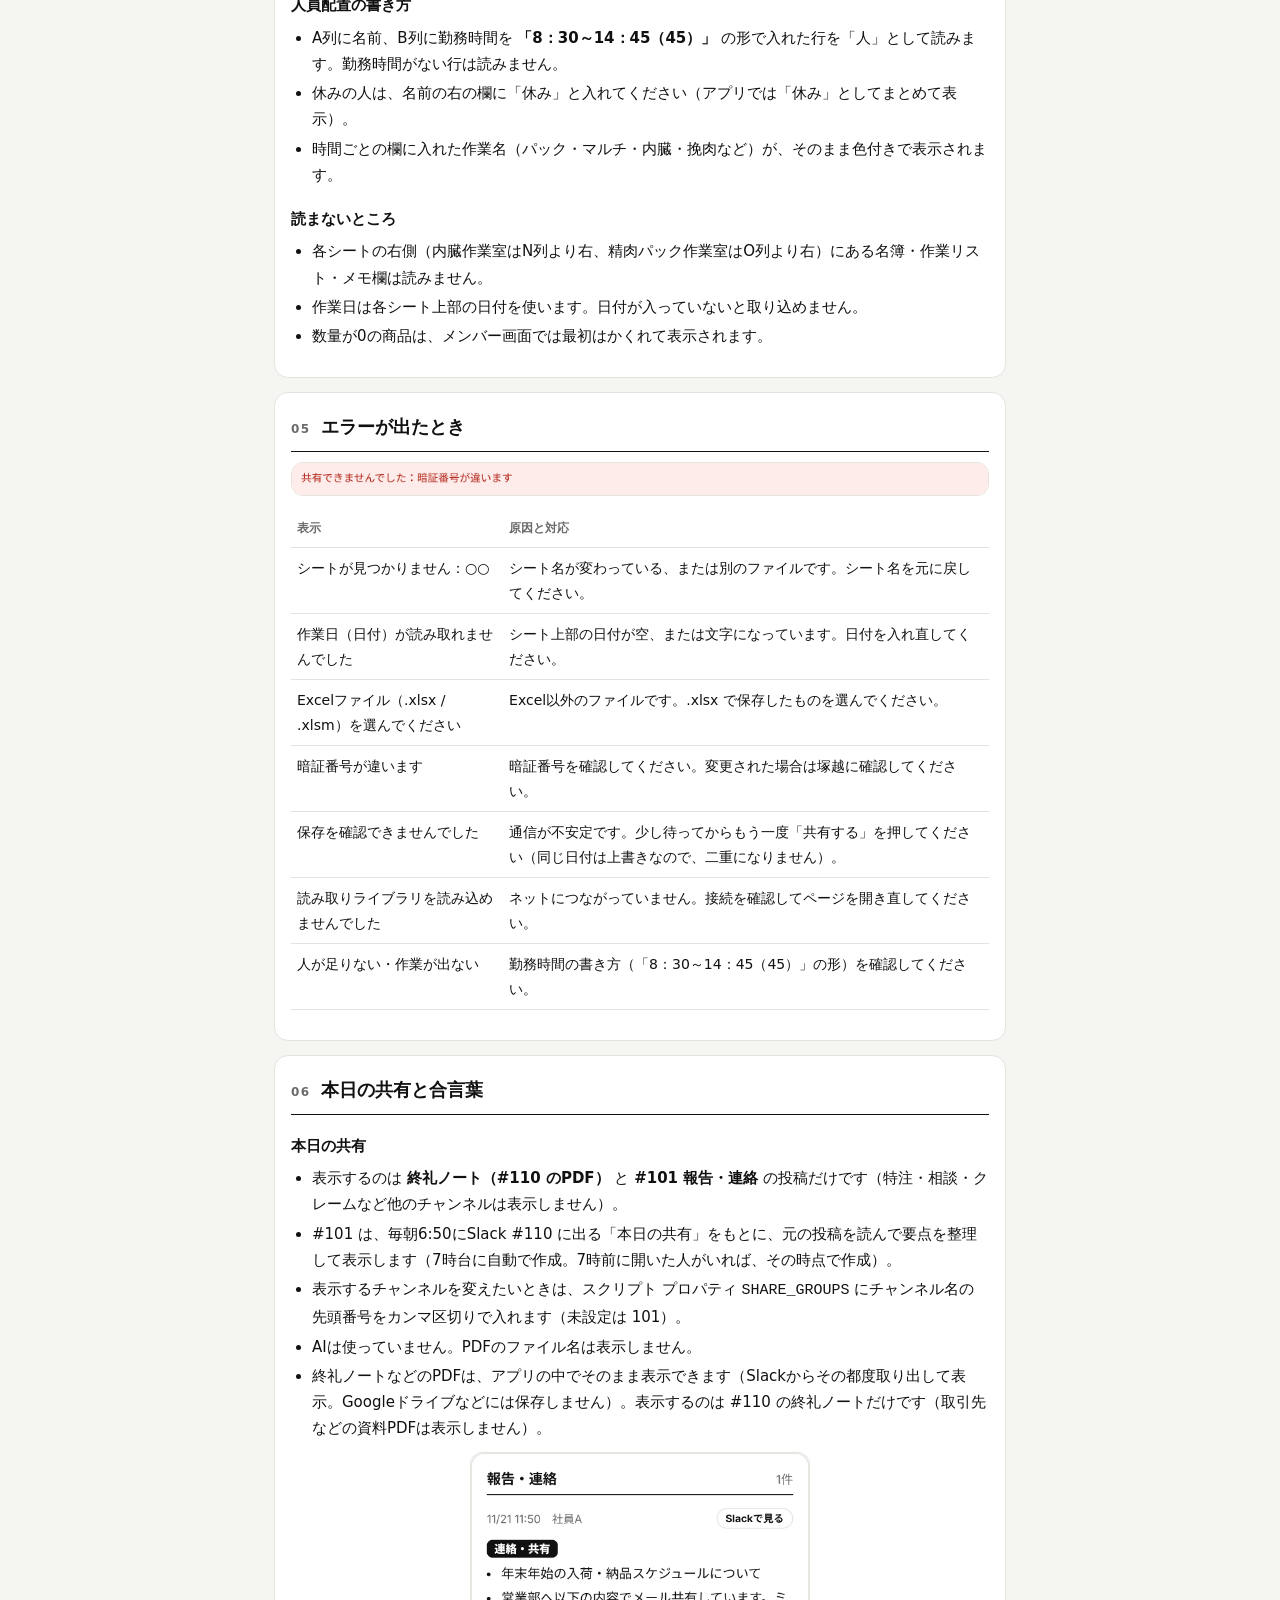
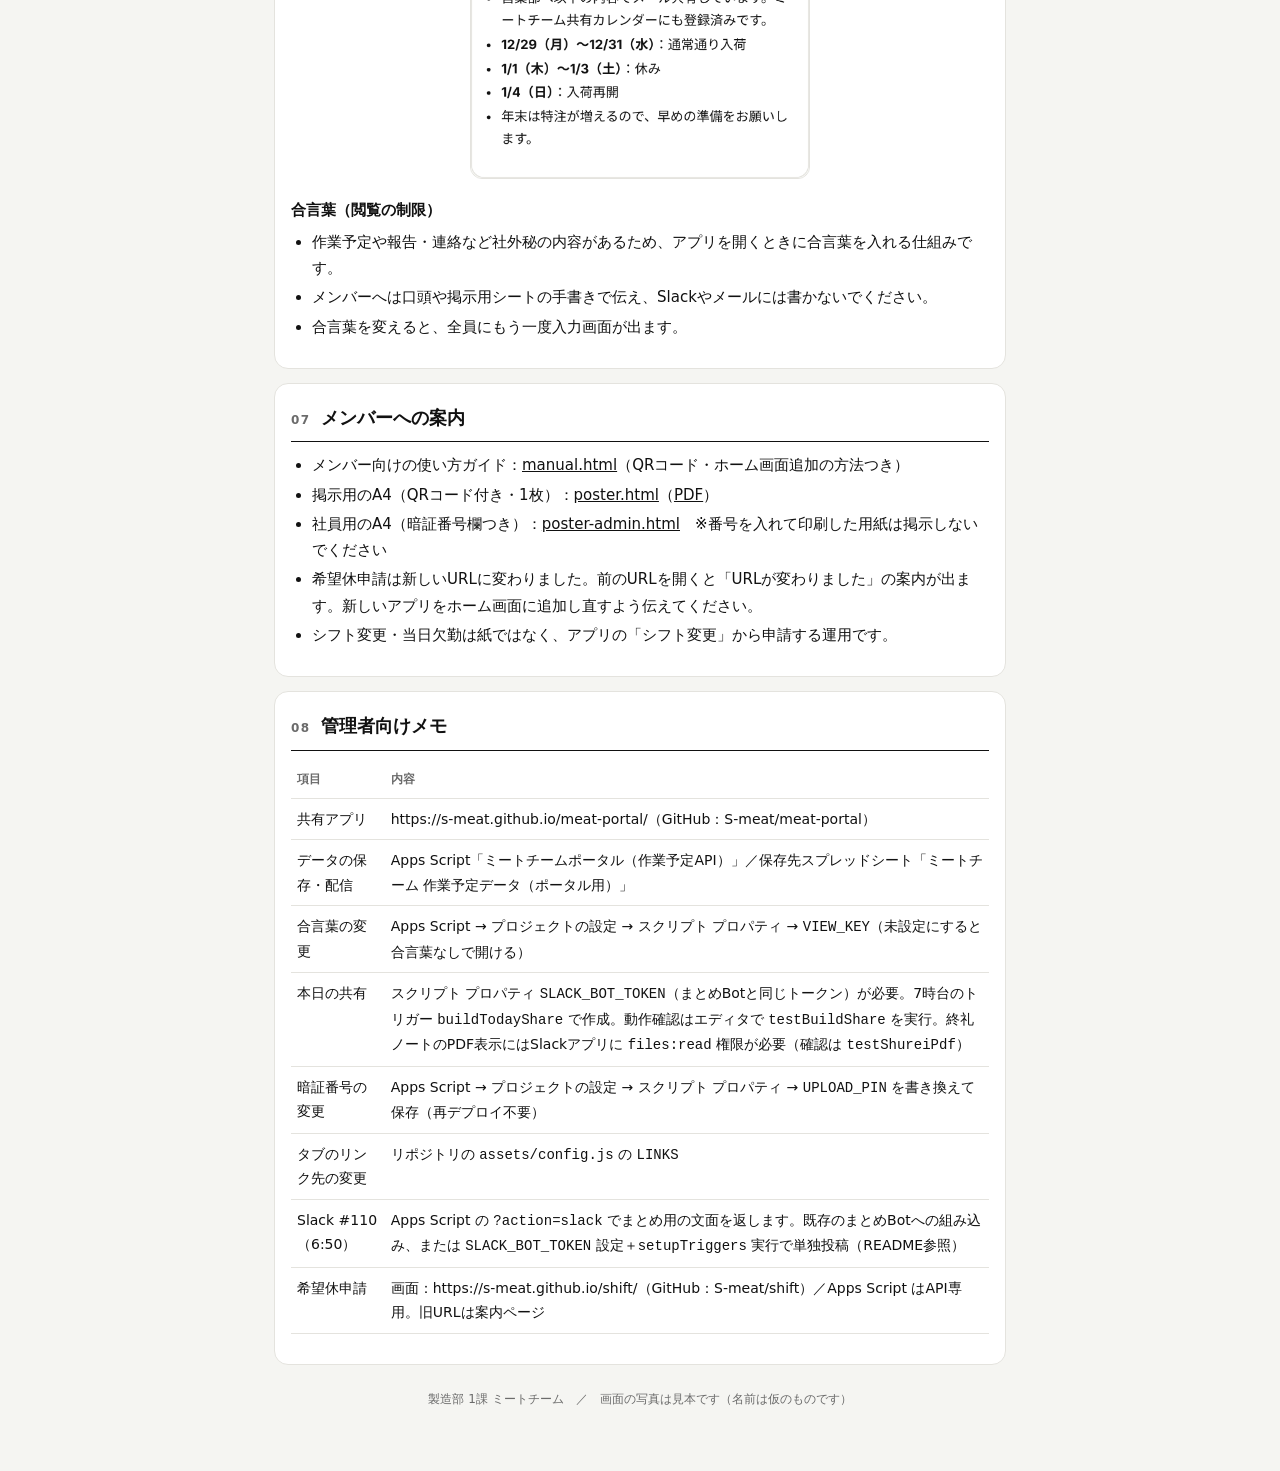
<file: manual-admin.html>
<!DOCTYPE html>
<html lang="ja">
<head>
<meta charset="utf-8">
<meta name="viewport" content="width=device-width,initial-scale=1,viewport-fit=cover">
<script src="assets/fit.js"></script>
<meta name="theme-color" content="#f5f5f2">
<title>作業指示書の取り込みマニュアル（社員向け）｜MEAT LINK</title>
<link rel="icon" type="image/png" href="assets/logo.png">
<link rel="stylesheet" href="assets/manual.css">
</head>
<body>
<header class="head"><div class="in">
  <img src="assets/logo.png" width="584" height="610" alt="SAIBOKU">
  <div><small>SAIBOKU 製造部</small><b>作業指示書の取り込みマニュアル</b></div>
  <span class="sp"></span>
  <a class="btn" href="poster-admin.html">社員用A4</a>
  <a class="btn" href="extract.html">取り込みを開く</a>
</div></header>

<main>
  <div class="hero">
    <h1>作業指示書の取り込み<br>マニュアル（社員向け）</h1>
    <p>作業指示書（Excel）をアプリに取り込んで、メンバーのスマホに「明日の作業予定」を表示するための手順です。</p>
  </div>

  <div class="point"><b>運用スケジュール</b>トライアル：<b>11月16日（月）〜11月22日（日）</b>　／　本格運用：<b>11月23日（月）から</b><br>トライアル中に「使いにくい」「こうしてほしい」があれば、塚越に伝えてください（パート・アルバイトの声も集めてください）。</div>
  <nav class="toc"><b>目次</b>
    <ol>
      <li><a href="#a1">しくみと流れ</a></li>
      <li><a href="#a2">いつ・だれが取り込むか</a></li>
      <li><a href="#a3">取り込みの手順</a></li>
      <li><a href="#a4">指示書を作るときの注意（読み取りのルール）</a></li>
      <li><a href="#a5">エラーが出たとき</a></li>
      <li><a href="#a5b">本日の共有と合言葉</a></li>
      <li><a href="#a6">メンバーへの案内</a></li>
      <li><a href="#a7">管理者向けメモ</a></li>
    </ol>
  </nav>

  <section id="a1">
    <h2><span class="no">01</span>しくみと流れ</h2>
    <div class="flow">
      <div><b>① 指示書を作る</b>いつも通りExcelで作成</div><i>→</i>
      <div><b>② 取り込む</b>取り込みページにファイルを入れる</div><i>→</i>
      <div><b>③ 確認して共有</b>暗証番号を入れて共有</div><i>→</i>
      <div><b>④ メンバーが見る</b>アプリの「明日の予定」に表示</div>
    </div>
    <p>指示書の中から、次の <b>4つのシート</b> だけを読み取ります。</p>
    <table>
      <tr><th>シート名</th><th>読み取る内容</th></tr>
      <tr><td>内臓作業室</td><td>作業日、入荷頭数、総パック数、作業終了予定、現場責任者、特注・特記事項、昨日の実績、人員配置（名前・勤務時間・時間ごとの作業・休み）、商品別の当日分／翌日分の数、必要原木数</td></tr>
      <tr><td>精肉パック作業室</td><td>作業日、総パック数、作業終了予定、精肉作業室・半加工室包装室の責任者、特記・連絡事項、出勤人数、昨日の実績、人員配置</td></tr>
      <tr><td>当日分まとめ</td><td>売場ごと（スライサー・HB味噌・内臓・AtoZ・まな板切身・詰め物）の商品と数、急ぎ、賞味期限（D+○）</td></tr>
      <tr><td>翌日分まとめ</td><td>同上（翌日分）</td></tr>
    </table>
    <ul>
      <li>ファイルは <b>パソコンのブラウザの中だけ</b> で読み取ります。Excelファイル自体はどこにも送られません。送られるのは読み取った内容だけです。</li>
      <li>読み取った内容はスプレッドシートに日付ごとに保存され、60日を過ぎると自動で消えます。</li>
    </ul>
  </section>

  <section id="a2">
    <h2><span class="no">02</span>いつ・だれが取り込むか</h2>
    <ul>
      <li><b>指示書ができたらすぐ</b>（前日の終業前まで）に取り込んでください。メンバーは前日のうちに翌日の予定を確認できます。</li>
      <li>指示書を直したときは、<b>もう一度取り込む</b> だけでOKです。同じ作業日の内容は上書きされます。</li>
      <li>取り込みには <b>暗証番号</b> が必要です。暗証番号は塚越から聞いてください（このマニュアルには書きません）。</li>
    </ul>
  </section>

  <section id="a3">
    <h2><span class="no">03</span>取り込みの手順</h2>
    <div class="qr">
      <img src="assets/manual/qr-extract.svg" alt="取り込みページのQRコード">
      <div><p><b>取り込みページ</b>（パソコン推奨）</p>
        <p class="url">https://s-meat.github.io/meat-portal/extract.html</p>
        <p>共有アプリの一番下「作業指示書を取り込む（担当者用）」からも開けます。</p></div>
    </div>

    <ol class="steps">
      <li><b>指示書のファイルを入れる</b><br>
        点線の枠にExcelファイルを <b>ドラッグ＆ドロップ</b> します。枠をクリックしてファイルを選んでもOKです。
        <img class="shot" src="assets/manual/e-start.png" alt="取り込みページ" loading="lazy">
      </li>
      <li><b>読み取れたか確認する</b><br>
        緑の帯で「○○.xlsx を読み取りました」と出れば成功です。
        <img class="shot" src="assets/manual/e-read.png" alt="読み取り成功" loading="lazy">
        画面の下に、メンバーが見る画面と同じプレビューが出ます。<b>作業日・パック数・終了予定・責任者・当日分</b> が合っているか確認してください。
        <img class="shot" src="assets/manual/e-preview.png" alt="プレビュー" loading="lazy">
      </li>
      <li><b>暗証番号を入れて共有する</b><br>
        「02 共有する」に作業日と人数・合計が出ます。暗証番号を入れて「この内容で共有する」を押します。
        <img class="shot" src="assets/manual/e-share.png" alt="共有する" loading="lazy">
      </li>
      <li><b>完了</b><br>
        「○/○ の作業予定を共有しました」と出たら完了です。「共有アプリで見る」でメンバーの画面を確認できます。
        <img class="shot" src="assets/manual/e-done.png" alt="共有完了" loading="lazy">
      </li>
    </ol>
    <div class="point"><b>ポイント</b>暗証番号は一度成功すると、そのパソコンに記憶されます。次からは入力しなくても共有できます。</div>
    <h3>ギフト予定の取り込み</h3>
    <p>バランス照会の内容から「ｷﾞﾌﾄ」の付く13品目（ヒレブロック、ロース切身、しゃぶ4種、スライス4種、味噌3種）だけを読み取り、「明日の予定」→「ギフト」に<b>取り込んだ日の2日後から7日分</b>を表示します（例：11/22に取り込み → 11/24〜11/30）。日がたっても表示する期間は変わりません。</p>
    <ol class="steps">
      <li>バランス照会を開き、右クリックでExcelとして保存します（名前は出力日、例：20261123。保存先はダウンロードフォルダ）。</li>
      <li>取り込み画面を開き、保存したバランス照会のファイル（.xlsx）をドロップします。<b>作業指示書と2つまとめてドロップ</b>しても大丈夫です（どちらのファイルかは自動で見分けます）。<br>または、バランス照会のExcelで<b>日付の見出し行（例：11／22日）から品目の行まで</b>を選んでコピーし、「ギフト予定を貼り付け」に貼り付けます。</li>
      <li>下に出る表で数を確認します。単位はヒレ＝本、ロース切身・味噌＝枚、しゃぶ・スライス＝パックです。</li>
      <li>暗証番号を入れて「この内容で共有する」。前回のギフト予定は置き換わります。</li>
    </ol>
    <img class="shot" src="assets/manual/g-extract.png" alt="作業指示書とバランス照会を同時に読み込んだ画面" loading="lazy">
    <div class="point"><b>ポイント</b>表示期間は取り込んだ日で決まります。期間が終わる前（週に1回）に、新しいバランス照会を取り込んでください。</div>
  </section>

  <section id="a4">
    <h2><span class="no">04</span>指示書を作るときの注意（読み取りのルール）</h2>
    <p>アプリはセルの位置ではなく、<b>見出しの文字</b> を目印にして読み取ります。行が増えたり減ったりしても大丈夫ですが、次のことは守ってください。</p>
    <div class="warn"><b>変えないでください</b>
      <ul>
        <li>4つの <b>シート名</b>（内臓作業室／精肉パック作業室／当日分まとめ／翌日分まとめ）</li>
        <li>見出しの文字：「作業終了予定」「総パック数」「入荷頭数」「昨日の実績」「終了時間」「現場責任者」「特注、特記事項」「○○責任者」「特記、その他の連絡事項」「出勤人数」「商品名」「重量目安」「作業予定」「当日分」「翌日分」</li>
        <li>時間の見出し「7:30～」「8:00～」…の行</li>
        <li>まとめシートの売場見出しの右隣が「当日分」になっている形と、1行目の「賞味D+○の商品」</li>
      </ul>
    </div>
    <h3>人員配置の書き方</h3>
    <ul>
      <li>A列に名前、B列に勤務時間を <b>「8：30～14：45（45）」</b> の形で入れた行を「人」として読みます。勤務時間がない行は読みません。</li>
      <li>休みの人は、名前の右の欄に「休み」と入れてください（アプリでは「休み」としてまとめて表示）。</li>
      <li>時間ごとの欄に入れた作業名（パック・マルチ・内臓・挽肉など）が、そのまま色付きで表示されます。</li>
    </ul>
    <h3>読まないところ</h3>
    <ul>
      <li>各シートの右側（内臓作業室はN列より右、精肉パック作業室はO列より右）にある名簿・作業リスト・メモ欄は読みません。</li>
      <li>作業日は各シート上部の日付を使います。日付が入っていないと取り込めません。</li>
      <li>数量が0の商品は、メンバー画面では最初はかくれて表示されます。</li>
    </ul>
  </section>

  <section id="a5">
    <h2><span class="no">05</span>エラーが出たとき</h2>
    <img class="shot" src="assets/manual/e-error.png" alt="エラー表示の例" loading="lazy">
    <table>
      <tr><th>表示</th><th>原因と対応</th></tr>
      <tr><td>シートが見つかりません：○○</td><td>シート名が変わっている、または別のファイルです。シート名を元に戻してください。</td></tr>
      <tr><td>作業日（日付）が読み取れませんでした</td><td>シート上部の日付が空、または文字になっています。日付を入れ直してください。</td></tr>
      <tr><td>Excelファイル（.xlsx / .xlsm）を選んでください</td><td>Excel以外のファイルです。.xlsx で保存したものを選んでください。</td></tr>
      <tr><td>暗証番号が違います</td><td>暗証番号を確認してください。変更された場合は塚越に確認してください。</td></tr>
      <tr><td>保存を確認できませんでした</td><td>通信が不安定です。少し待ってからもう一度「共有する」を押してください（同じ日付は上書きなので、二重になりません）。</td></tr>
      <tr><td>読み取りライブラリを読み込めませんでした</td><td>ネットにつながっていません。接続を確認してページを開き直してください。</td></tr>
      <tr><td>人が足りない・作業が出ない</td><td>勤務時間の書き方（「8：30～14：45（45）」の形）を確認してください。</td></tr>
    </table>
  </section>

  <section id="a5b">
    <h2><span class="no">06</span>本日の共有と合言葉</h2>
    <h3>本日の共有</h3>
    <ul>
      <li>表示するのは <b>終礼ノート（#110 のPDF）</b> と <b>#101 報告・連絡</b> の投稿だけです（特注・相談・クレームなど他のチャンネルは表示しません）。</li>
      <li>#101 は、毎朝6:50にSlack #110 に出る「本日の共有」をもとに、元の投稿を読んで要点を整理して表示します（7時台に自動で作成。7時前に開いた人がいれば、その時点で作成）。</li>
      <li>表示するチャンネルを変えたいときは、スクリプト プロパティ <code>SHARE_GROUPS</code> にチャンネル名の先頭番号をカンマ区切りで入れます（未設定は 101）。</li>
      <li>AIは使っていません。PDFのファイル名は表示しません。</li>
      <li>終礼ノートなどのPDFは、アプリの中でそのまま表示できます（Slackからその都度取り出して表示。Googleドライブなどには保存しません）。表示するのは #110 の終礼ノートだけです（取引先などの資料PDFは表示しません）。</li>
    </ul>
    <img class="shot phone" src="assets/manual/m-share-card.png" alt="本日の共有の表示例" loading="lazy">
    <h3>合言葉（閲覧の制限）</h3>
    <ul>
      <li>作業予定や報告・連絡など社外秘の内容があるため、アプリを開くときに合言葉を入れる仕組みです。</li>
      <li>メンバーへは口頭や掲示用シートの手書きで伝え、Slackやメールには書かないでください。</li>
      <li>合言葉を変えると、全員にもう一度入力画面が出ます。</li>
    </ul>
  </section>

  <section id="a6">
    <h2><span class="no">07</span>メンバーへの案内</h2>
    <ul>
      <li>メンバー向けの使い方ガイド：<a href="manual.html">manual.html</a>（QRコード・ホーム画面追加の方法つき）</li>
      <li>掲示用のA4（QRコード付き・1枚）：<a href="poster.html">poster.html</a>（<a href="poster.pdf">PDF</a>）</li>
      <li>社員用のA4（暗証番号欄つき）：<a href="poster-admin.html">poster-admin.html</a>　※番号を入れて印刷した用紙は掲示しないでください</li>
      <li>希望休申請は新しいURLに変わりました。前のURLを開くと「URLが変わりました」の案内が出ます。新しいアプリをホーム画面に追加し直すよう伝えてください。</li>
      <li>シフト変更・当日欠勤は紙ではなく、アプリの「シフト変更」から申請する運用です。</li>
    </ul>
  </section>

  <section id="a7">
    <h2><span class="no">08</span>管理者向けメモ</h2>
    <table>
      <tr><th>項目</th><th>内容</th></tr>
      <tr><td>共有アプリ</td><td>https://s-meat.github.io/meat-portal/（GitHub：S-meat/meat-portal）</td></tr>
      <tr><td>データの保存・配信</td><td>Apps Script「ミートチームポータル（作業予定API）」／保存先スプレッドシート「ミートチーム 作業予定データ（ポータル用）」</td></tr>
      <tr><td>合言葉の変更</td><td>Apps Script → プロジェクトの設定 → スクリプト プロパティ → <code>VIEW_KEY</code>（未設定にすると合言葉なしで開ける）</td></tr>
      <tr><td>本日の共有</td><td>スクリプト プロパティ <code>SLACK_BOT_TOKEN</code>（まとめBotと同じトークン）が必要。7時台のトリガー <code>buildTodayShare</code> で作成。動作確認はエディタで <code>testBuildShare</code> を実行。終礼ノートのPDF表示にはSlackアプリに <code>files:read</code> 権限が必要（確認は <code>testShureiPdf</code>）</td></tr>
      <tr><td>暗証番号の変更</td><td>Apps Script → プロジェクトの設定 → スクリプト プロパティ → <code>UPLOAD_PIN</code> を書き換えて保存（再デプロイ不要）</td></tr>
      <tr><td>タブのリンク先の変更</td><td>リポジトリの <code>assets/config.js</code> の <code>LINKS</code></td></tr>
      <tr><td>Slack #110（6:50）</td><td>Apps Script の <code>?action=slack</code> でまとめ用の文面を返します。既存のまとめBotへの組み込み、または <code>SLACK_BOT_TOKEN</code> 設定＋<code>setupTriggers</code> 実行で単独投稿（README参照）</td></tr>
      <tr><td>希望休申請</td><td>画面：https://s-meat.github.io/shift/（GitHub：S-meat/shift）／Apps Script はAPI専用。旧URLは案内ページ</td></tr>
    </table>
  </section>

  <p class="foot">製造部 1課 ミートチーム　／　画面の写真は見本です（名前は仮のものです）</p>
</main>
</body>
</html>
</file>
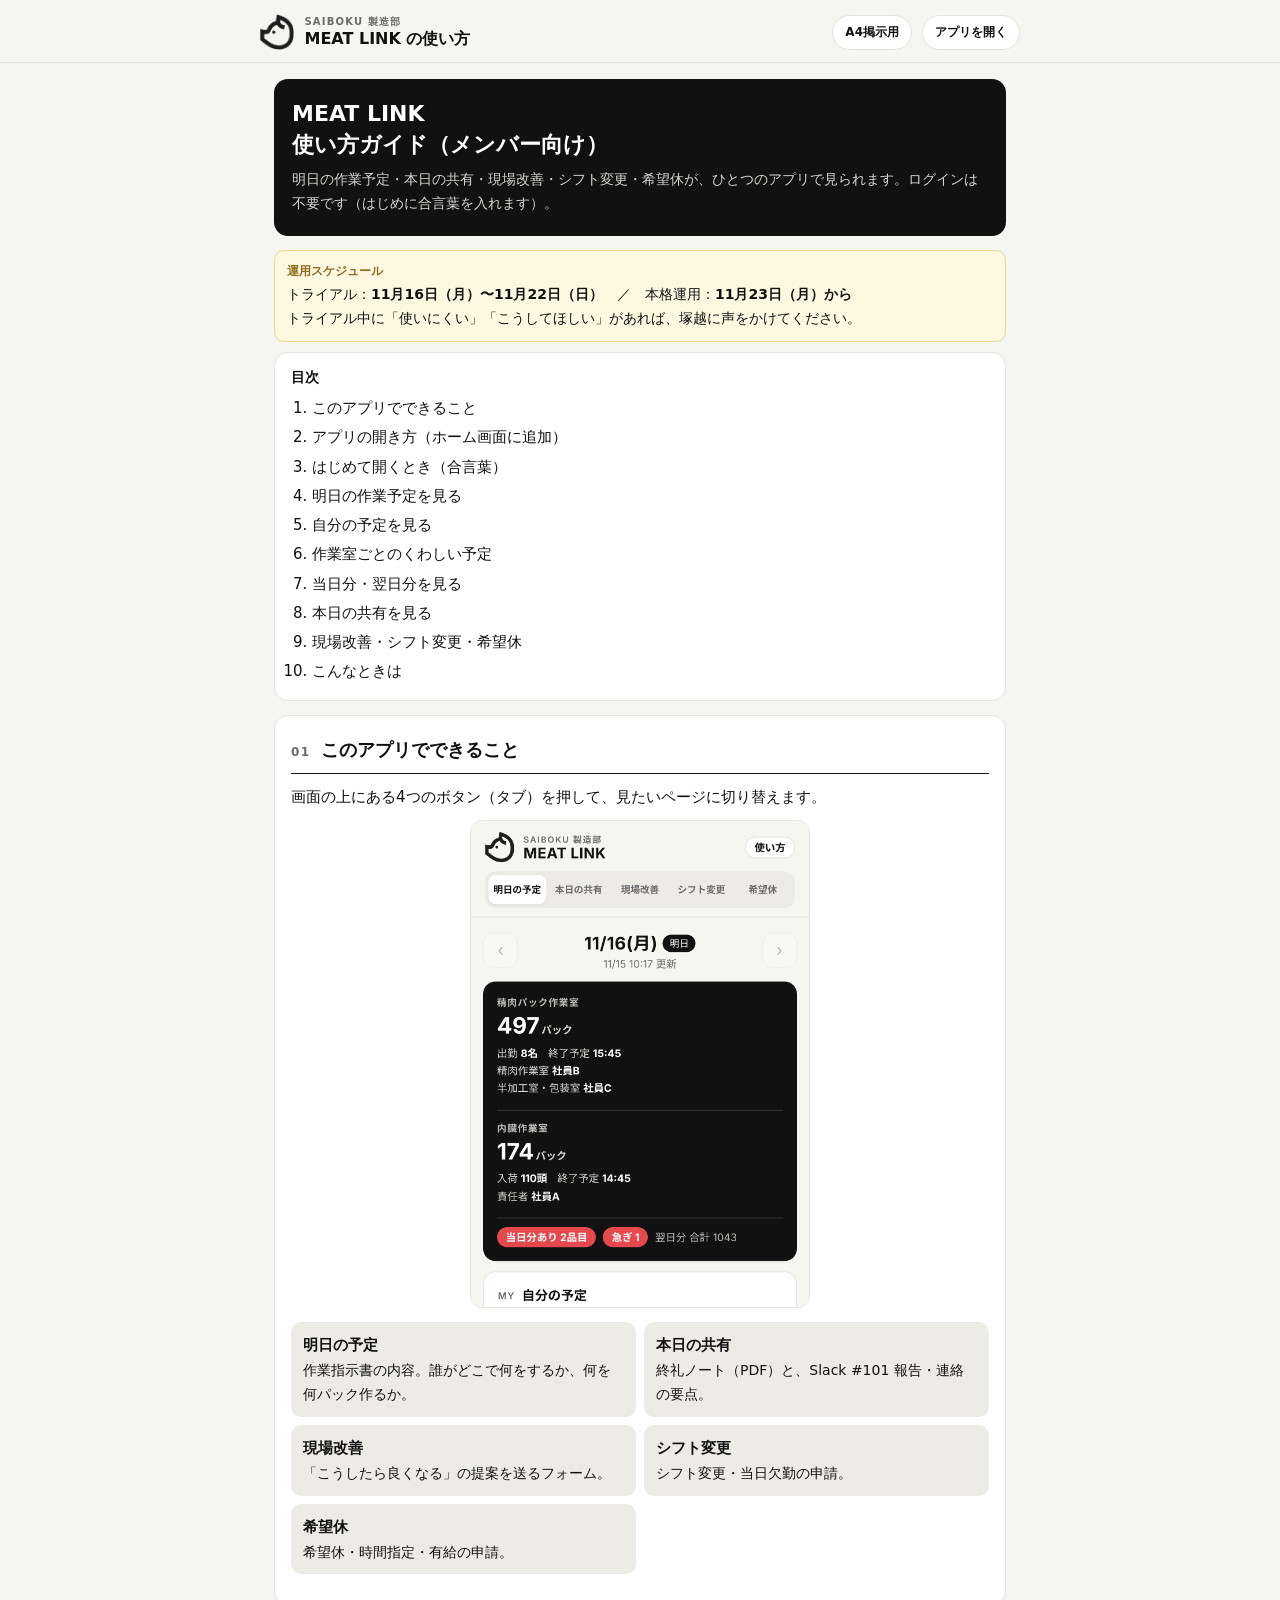
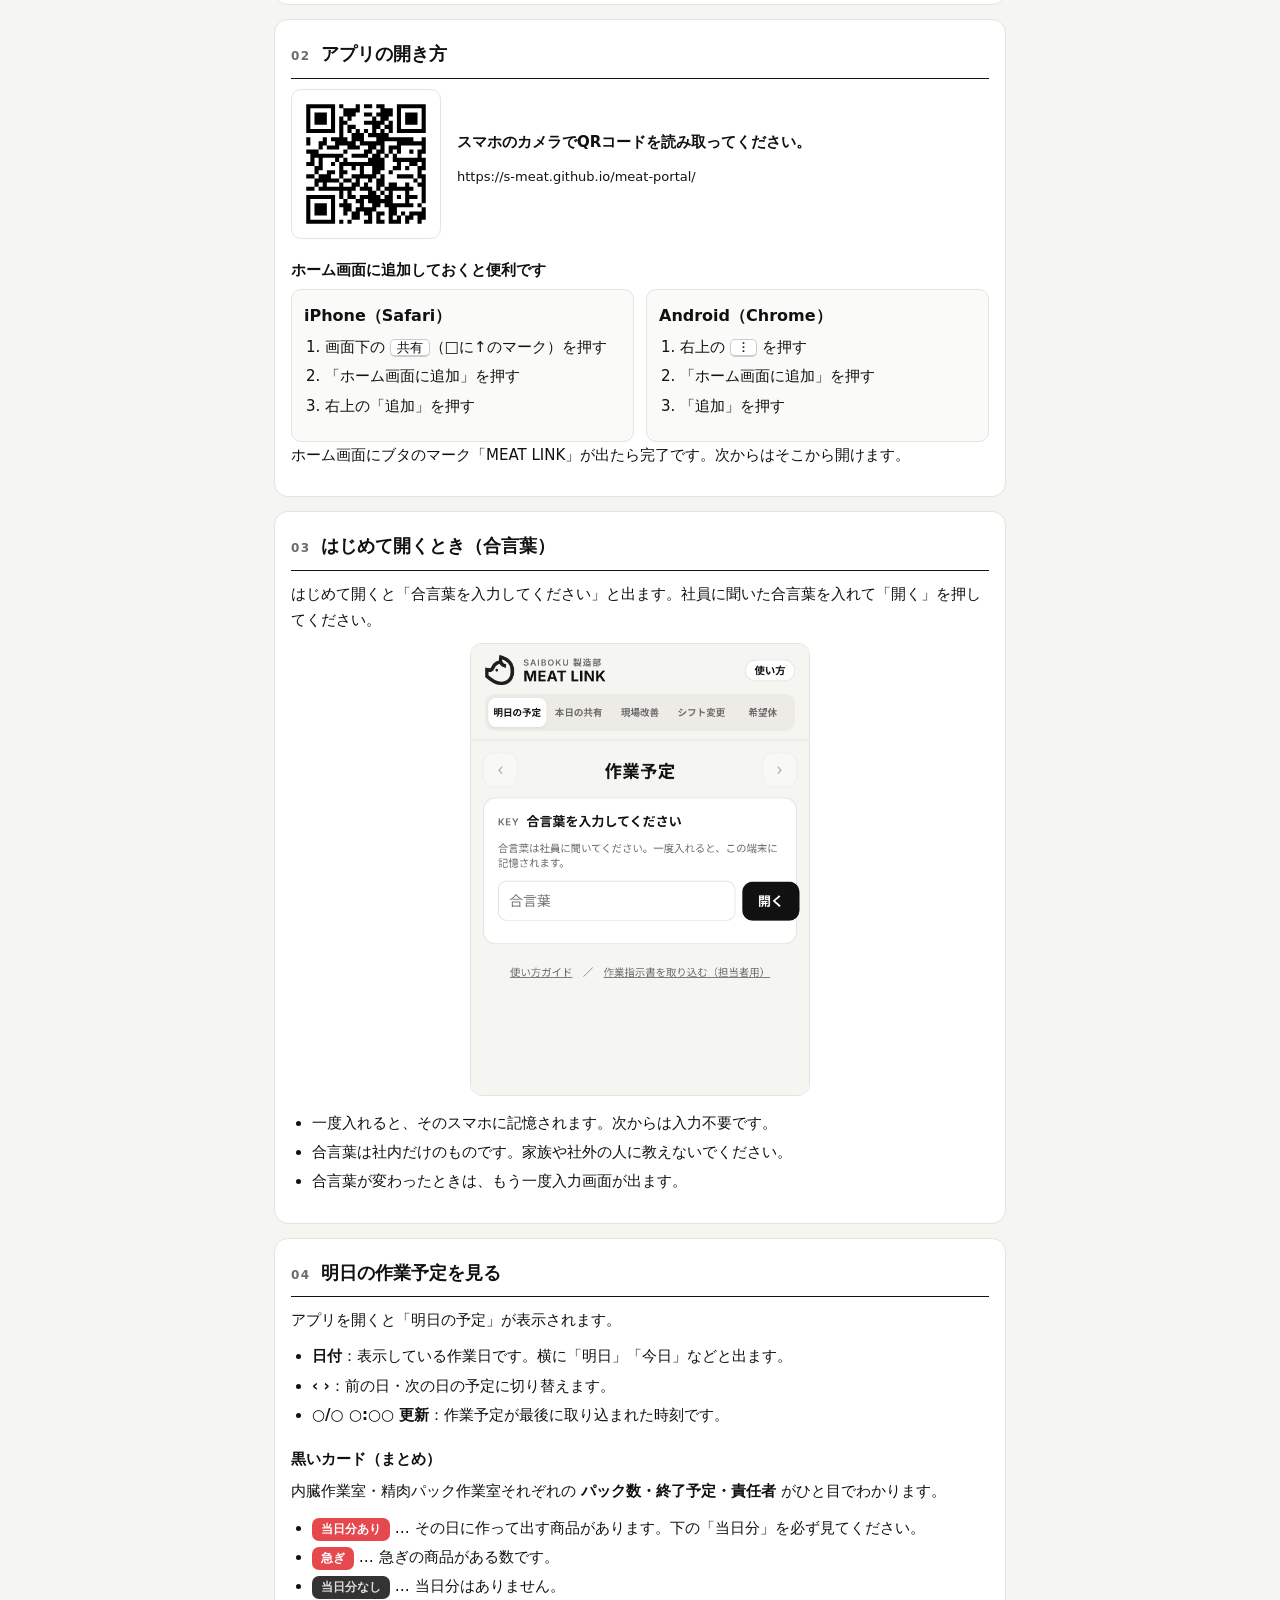
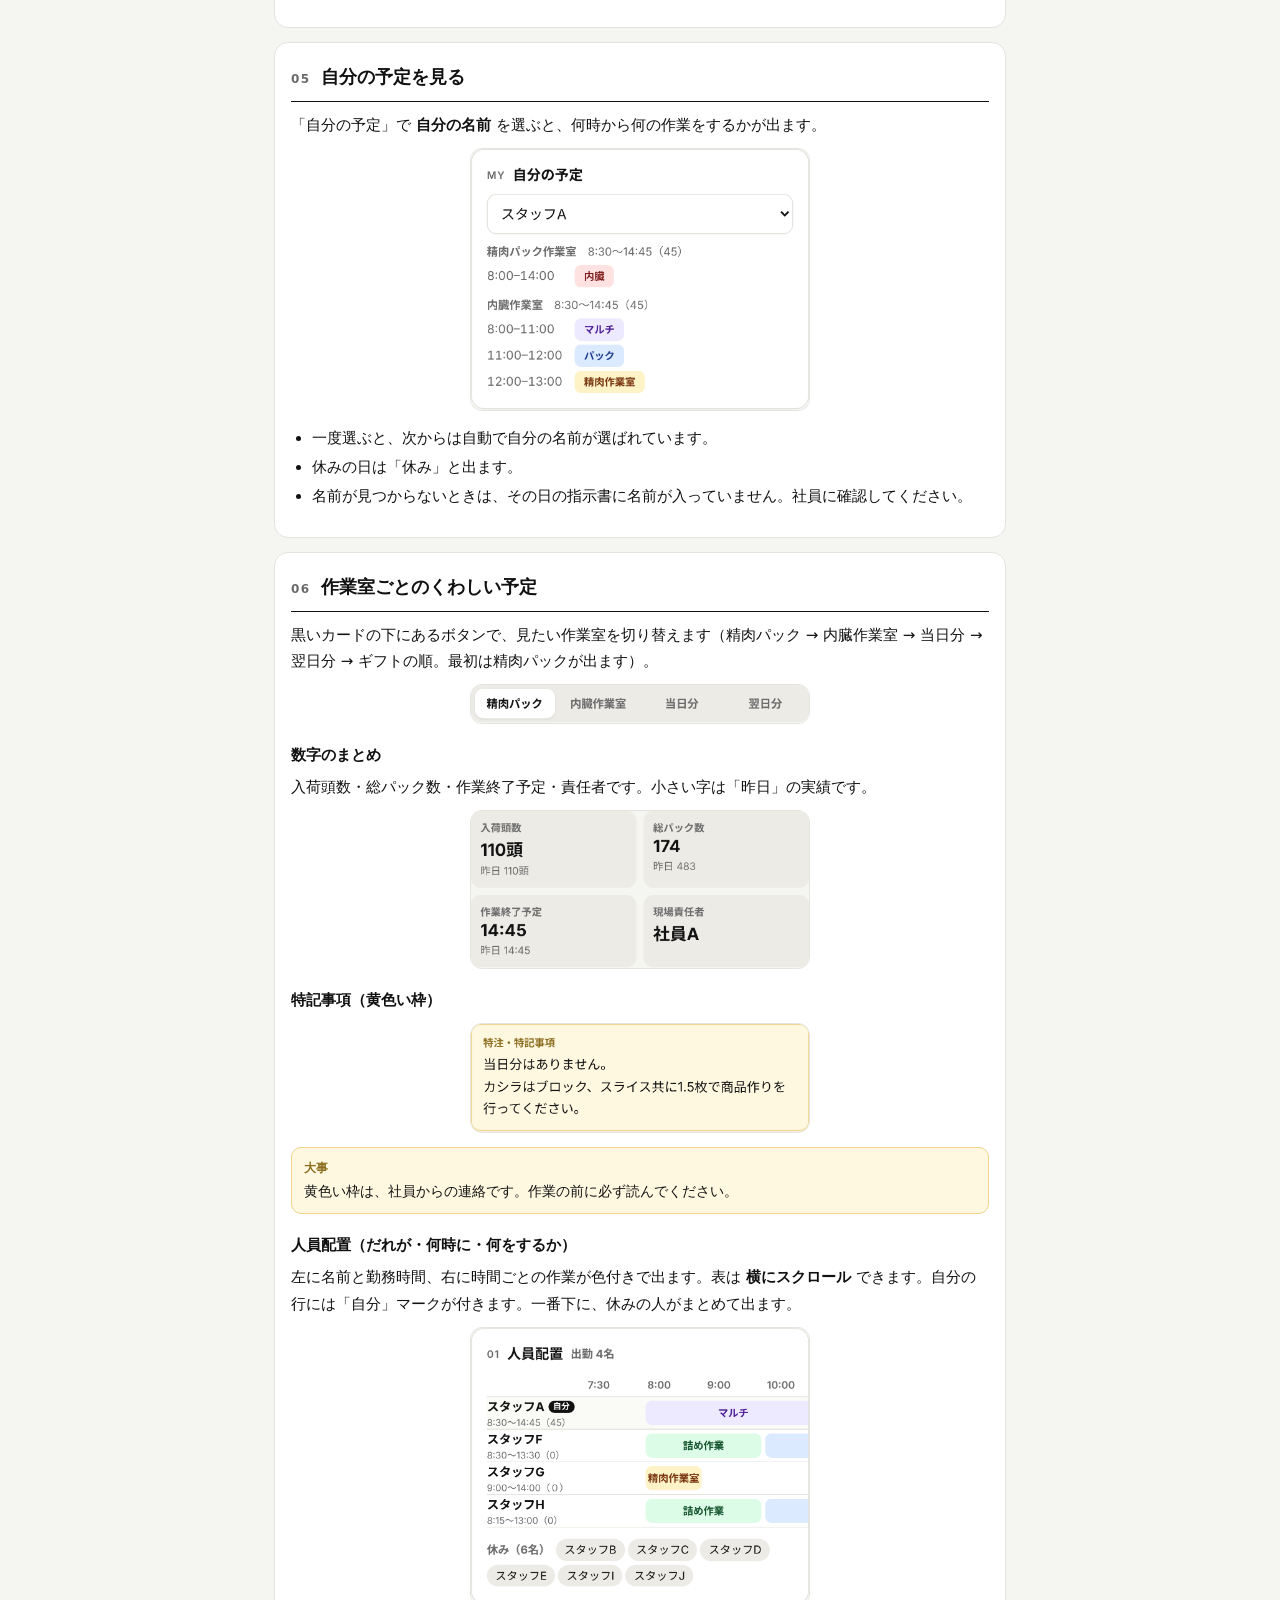
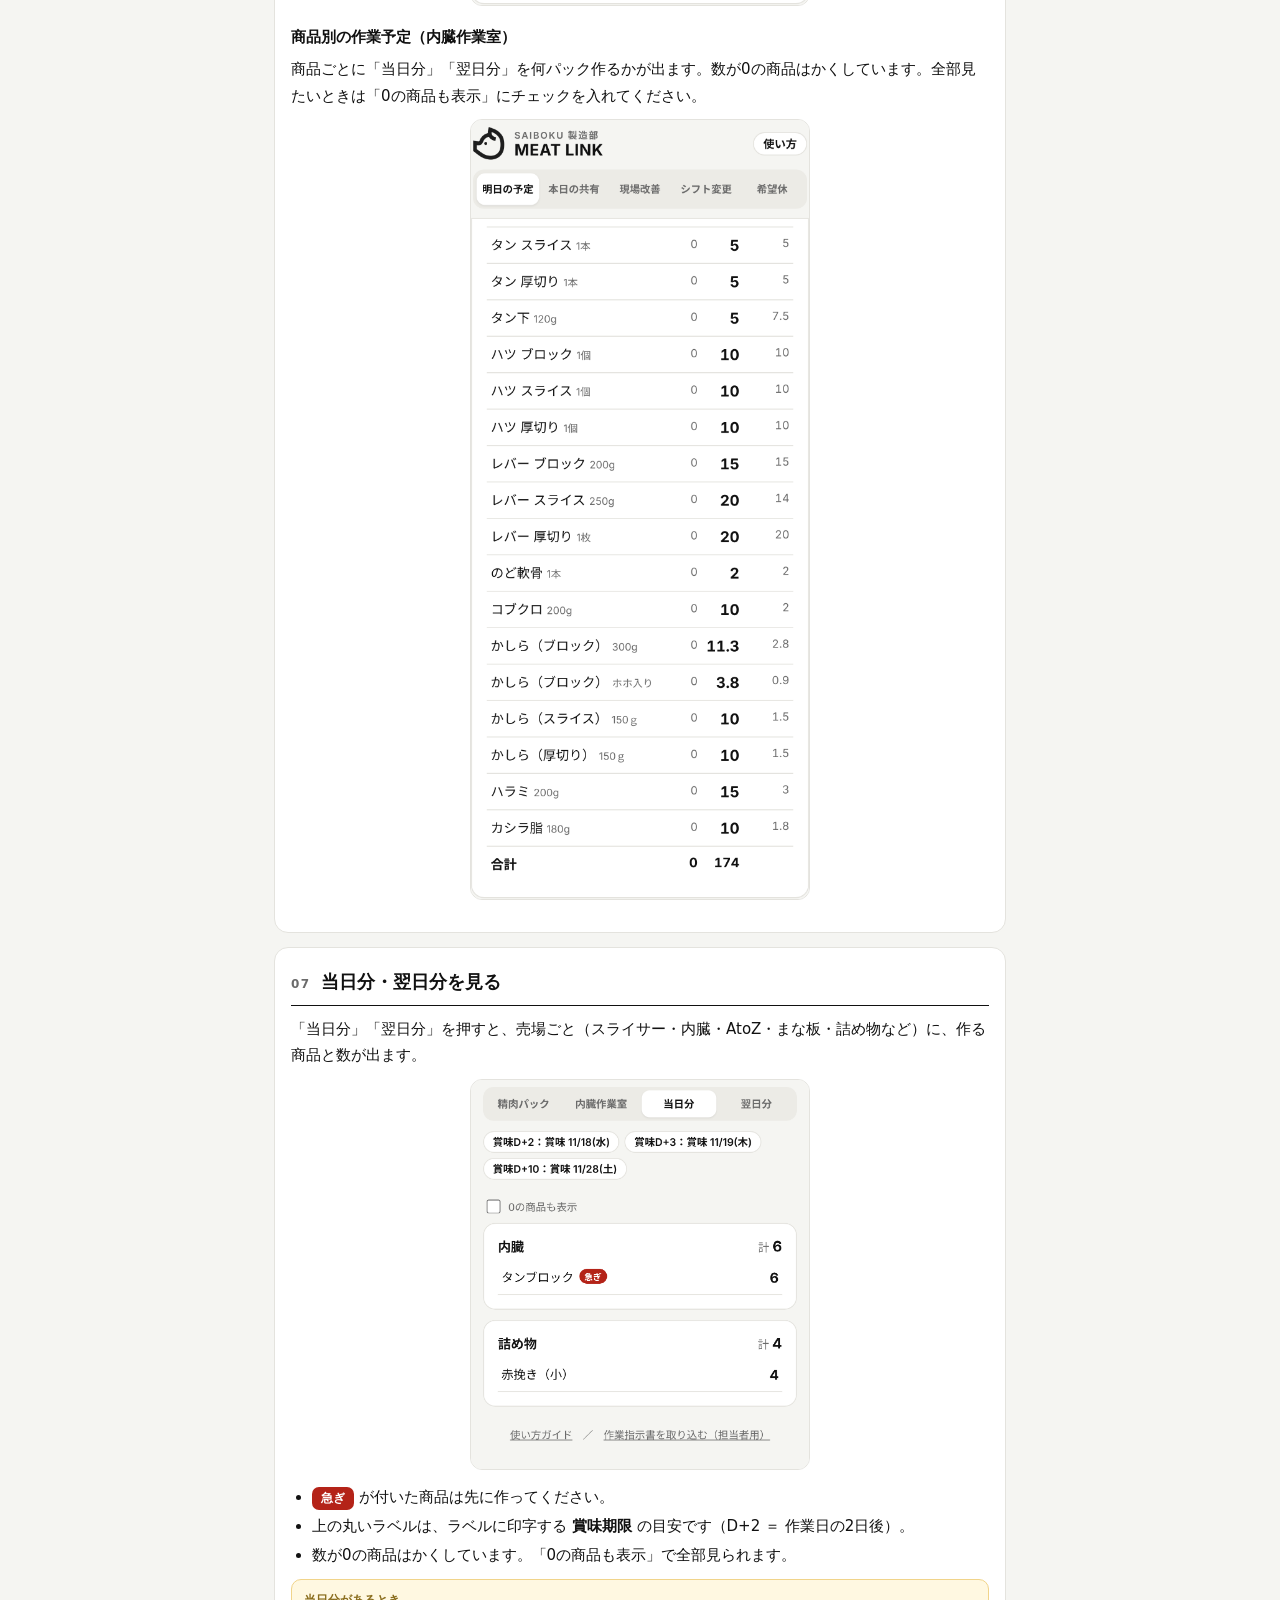
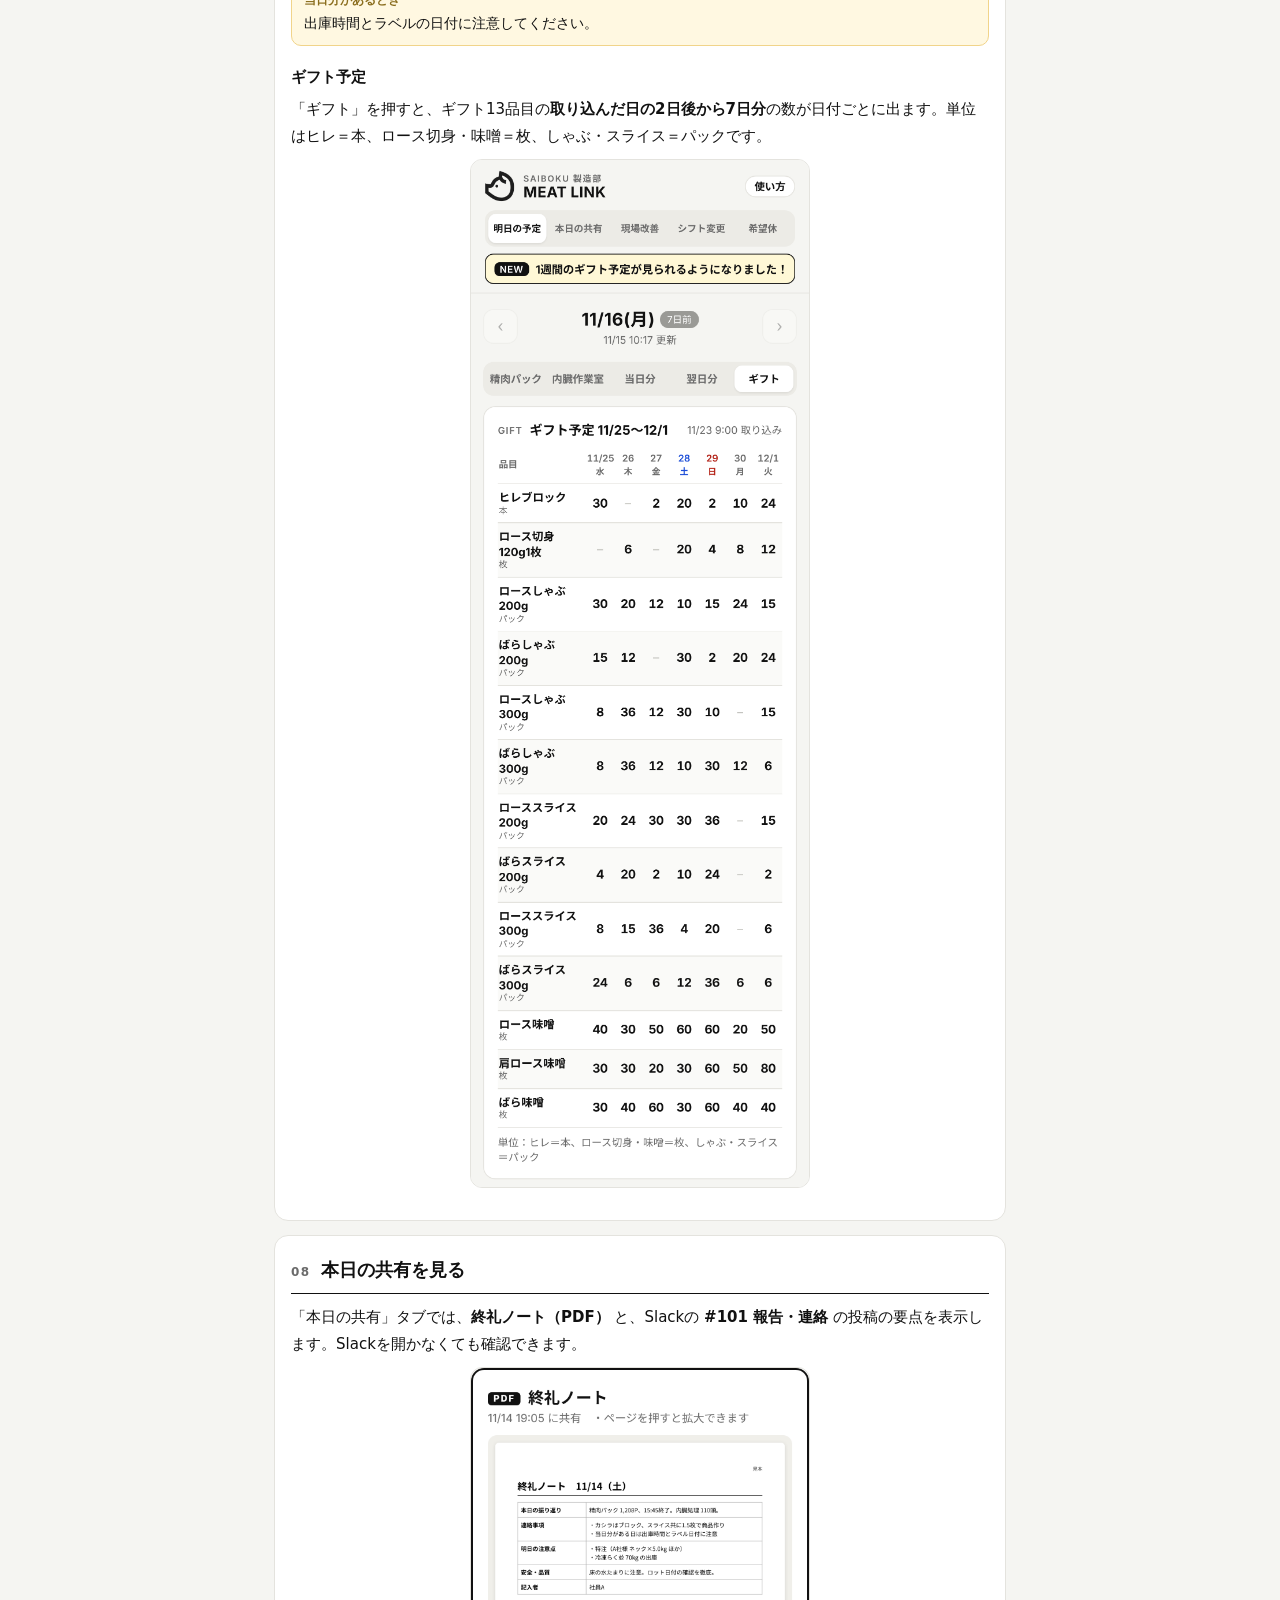
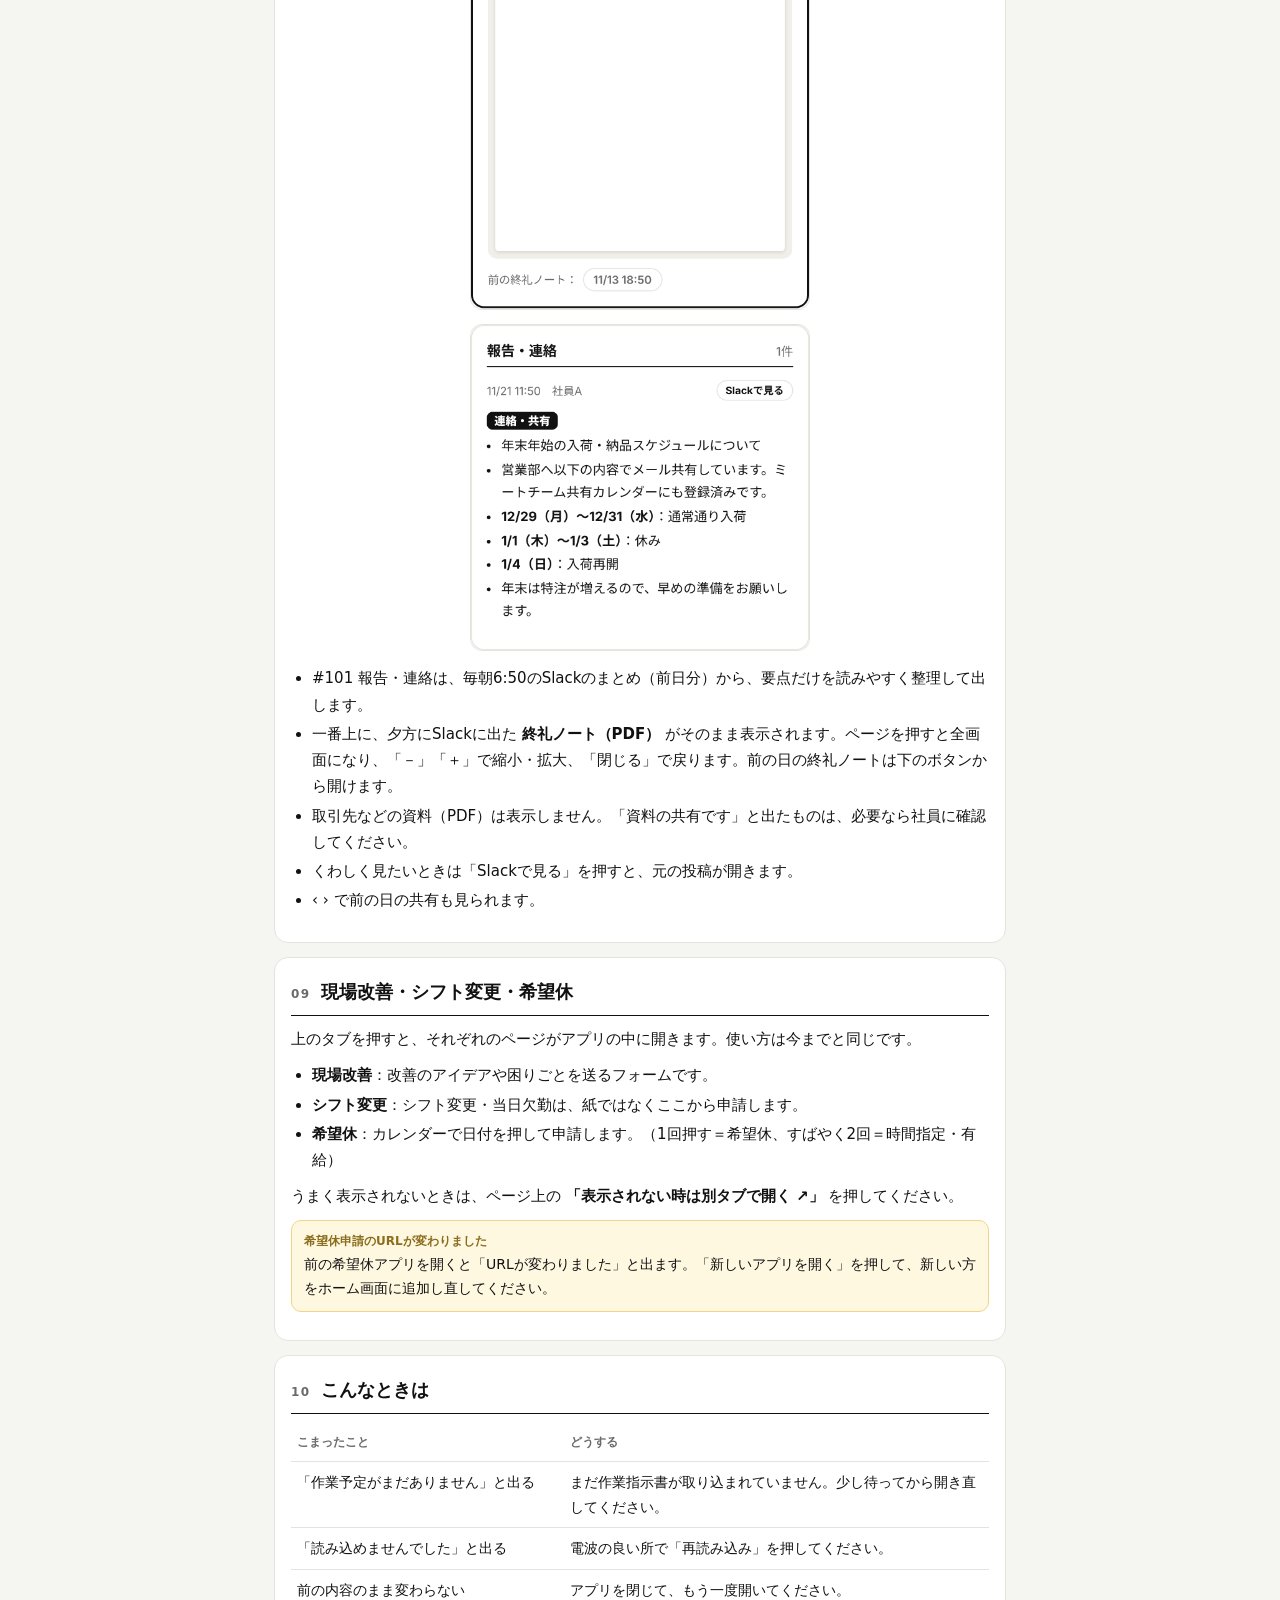
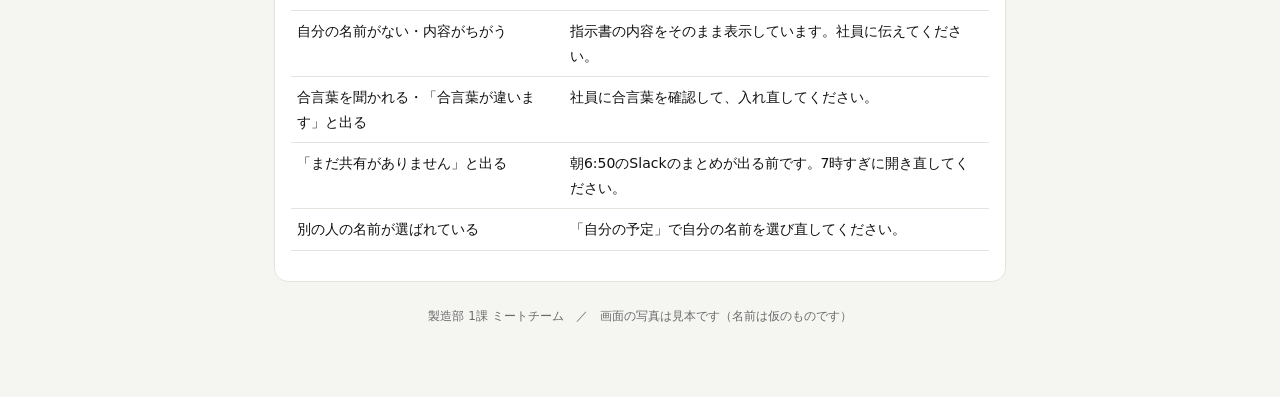
<file: manual.html>
<!DOCTYPE html>
<html lang="ja">
<head>
<meta charset="utf-8">
<meta name="viewport" content="width=device-width,initial-scale=1,viewport-fit=cover">
<script src="assets/fit.js"></script>
<meta name="theme-color" content="#f5f5f2">
<title>使い方｜MEAT LINK（メンバー向け）</title>
<link rel="icon" type="image/png" href="assets/logo.png">
<link rel="apple-touch-icon" href="assets/icon.png">
<link rel="stylesheet" href="assets/manual.css">
</head>
<body>
<header class="head"><div class="in">
  <img src="assets/logo.png" width="584" height="610" alt="SAIBOKU">
  <div><small>SAIBOKU 製造部</small><b>MEAT LINK の使い方</b></div>
  <span class="sp"></span>
  <a class="btn" href="poster.html">A4掲示用</a>
  <a class="btn" href="index.html#plan">アプリを開く</a>
</div></header>

<main>
  <div class="hero">
    <h1>MEAT LINK<br>使い方ガイド（メンバー向け）</h1>
    <p>明日の作業予定・本日の共有・現場改善・シフト変更・希望休が、ひとつのアプリで見られます。ログインは不要です（はじめに合言葉を入れます）。</p>
  </div>

  <div class="point"><b>運用スケジュール</b>トライアル：<b>11月16日（月）〜11月22日（日）</b>　／　本格運用：<b>11月23日（月）から</b><br>トライアル中に「使いにくい」「こうしてほしい」があれば、塚越に声をかけてください。</div>
  <nav class="toc"><b>目次</b>
    <ol>
      <li><a href="#s1">このアプリでできること</a></li>
      <li><a href="#s2">アプリの開き方（ホーム画面に追加）</a></li>
      <li><a href="#s2b">はじめて開くとき（合言葉）</a></li>
      <li><a href="#s3">明日の作業予定を見る</a></li>
      <li><a href="#s4">自分の予定を見る</a></li>
      <li><a href="#s5">作業室ごとのくわしい予定</a></li>
      <li><a href="#s6">当日分・翌日分を見る</a></li>
      <li><a href="#s6b">本日の共有を見る</a></li>
      <li><a href="#s7">現場改善・シフト変更・希望休</a></li>
      <li><a href="#s8">こんなときは</a></li>
    </ol>
  </nav>

  <section id="s1">
    <h2><span class="no">01</span>このアプリでできること</h2>
    <p>画面の上にある4つのボタン（タブ）を押して、見たいページに切り替えます。</p>
    <img class="shot phone" src="assets/manual/m-top.png" width="1170" height="1680" alt="アプリの上部" loading="lazy">
    <div class="tabs">
      <div><b>明日の予定</b>作業指示書の内容。誰がどこで何をするか、何を何パック作るか。</div>
      <div><b>本日の共有</b>終礼ノート（PDF）と、Slack #101 報告・連絡の要点。</div>
      <div><b>現場改善</b>「こうしたら良くなる」の提案を送るフォーム。</div>
      <div><b>シフト変更</b>シフト変更・当日欠勤の申請。</div>
      <div><b>希望休</b>希望休・時間指定・有給の申請。</div>
    </div>
  </section>

  <section id="s2">
    <h2><span class="no">02</span>アプリの開き方</h2>
    <div class="qr">
      <img src="assets/manual/qr-portal.svg" alt="アプリのQRコード">
      <div><p><b>スマホのカメラでQRコードを読み取ってください。</b></p>
        <p class="url">https://s-meat.github.io/meat-portal/</p></div>
    </div>
    <h3>ホーム画面に追加しておくと便利です</h3>
    <div class="grid2">
      <div class="box"><b>iPhone（Safari）</b>
        <ol><li>画面下の <kbd>共有</kbd>（□に↑のマーク）を押す</li><li>「ホーム画面に追加」を押す</li><li>右上の「追加」を押す</li></ol></div>
      <div class="box"><b>Android（Chrome）</b>
        <ol><li>右上の <kbd>︙</kbd> を押す</li><li>「ホーム画面に追加」を押す</li><li>「追加」を押す</li></ol></div>
    </div>
    <p>ホーム画面にブタのマーク「MEAT LINK」が出たら完了です。次からはそこから開けます。</p>
  </section>

  <section id="s2b">
    <h2><span class="no">03</span>はじめて開くとき（合言葉）</h2>
    <p>はじめて開くと「合言葉を入力してください」と出ます。社員に聞いた合言葉を入れて「開く」を押してください。</p>
    <img class="shot phone" src="assets/manual/m-key.png" alt="合言葉の入力" loading="lazy">
    <ul>
      <li>一度入れると、そのスマホに記憶されます。次からは入力不要です。</li>
      <li>合言葉は社内だけのものです。家族や社外の人に教えないでください。</li>
      <li>合言葉が変わったときは、もう一度入力画面が出ます。</li>
    </ul>
  </section>

  <section id="s3">
    <h2><span class="no">04</span>明日の作業予定を見る</h2>
    <p>アプリを開くと「明日の予定」が表示されます。</p>
    <ul>
      <li><b>日付</b>：表示している作業日です。横に「明日」「今日」などと出ます。</li>
      <li><b>‹ ›</b>：前の日・次の日の予定に切り替えます。</li>
      <li><b>○/○ ○:○○ 更新</b>：作業予定が最後に取り込まれた時刻です。</li>
    </ul>
    <h3>黒いカード（まとめ）</h3>
    <p>内臓作業室・精肉パック作業室それぞれの <b>パック数・終了予定・責任者</b> がひと目でわかります。</p>
    <ul>
      <li><span class="chip" style="background:#e5484d;color:#fff">当日分あり</span> … その日に作って出す商品があります。下の「当日分」を必ず見てください。</li>
      <li><span class="chip" style="background:#e5484d;color:#fff">急ぎ</span> … 急ぎの商品がある数です。</li>
      <li><span class="chip" style="background:#333;color:#ddd">当日分なし</span> … 当日分はありません。</li>
    </ul>
  </section>

  <section id="s4">
    <h2><span class="no">05</span>自分の予定を見る</h2>
    <p>「自分の予定」で <b>自分の名前</b> を選ぶと、何時から何の作業をするかが出ます。</p>
    <img class="shot phone" src="assets/manual/m-me.png" alt="自分の予定" loading="lazy">
    <ul>
      <li>一度選ぶと、次からは自動で自分の名前が選ばれています。</li>
      <li>休みの日は「休み」と出ます。</li>
      <li>名前が見つからないときは、その日の指示書に名前が入っていません。社員に確認してください。</li>
    </ul>
  </section>

  <section id="s5">
    <h2><span class="no">06</span>作業室ごとのくわしい予定</h2>
    <p>黒いカードの下にあるボタンで、見たい作業室を切り替えます（精肉パック → 内臓作業室 → 当日分 → 翌日分 → ギフトの順。最初は精肉パックが出ます）。</p>
    <img class="shot phone" src="assets/manual/m-sections.png" alt="作業室の切り替え" loading="lazy">

    <h3>数字のまとめ</h3>
    <p>入荷頭数・総パック数・作業終了予定・責任者です。小さい字は「昨日」の実績です。</p>
    <img class="shot phone" src="assets/manual/m-kpi.png" alt="数字のまとめ" loading="lazy">

    <h3>特記事項（黄色い枠）</h3>
    <img class="shot phone" src="assets/manual/m-note.png" alt="特記事項" loading="lazy">
    <div class="point"><b>大事</b>黄色い枠は、社員からの連絡です。作業の前に必ず読んでください。</div>

    <h3>人員配置（だれが・何時に・何をするか）</h3>
    <p>左に名前と勤務時間、右に時間ごとの作業が色付きで出ます。表は <b>横にスクロール</b> できます。自分の行には「自分」マークが付きます。一番下に、休みの人がまとめて出ます。</p>
    <img class="shot phone" src="assets/manual/m-staff.png" alt="人員配置" loading="lazy">

    <h3>商品別の作業予定（内臓作業室）</h3>
    <p>商品ごとに「当日分」「翌日分」を何パック作るかが出ます。数が0の商品はかくしています。全部見たいときは「0の商品も表示」にチェックを入れてください。</p>
    <img class="shot phone" src="assets/manual/m-products.png" alt="商品別の作業予定" loading="lazy">
  </section>

  <section id="s6">
    <h2><span class="no">07</span>当日分・翌日分を見る</h2>
    <p>「当日分」「翌日分」を押すと、売場ごと（スライサー・内臓・AtoZ・まな板・詰め物など）に、作る商品と数が出ます。</p>
    <img class="shot phone" src="assets/manual/m-today.png" alt="当日分" loading="lazy">
    <ul>
      <li><span class="chip" style="background:#b42318;color:#fff">急ぎ</span> が付いた商品は先に作ってください。</li>
      <li>上の丸いラベルは、ラベルに印字する <b>賞味期限</b> の目安です（D+2 ＝ 作業日の2日後）。</li>
      <li>数が0の商品はかくしています。「0の商品も表示」で全部見られます。</li>
    </ul>
    <div class="point"><b>当日分があるとき</b>出庫時間とラベルの日付に注意してください。</div>
    <h3>ギフト予定</h3>
    <p>「ギフト」を押すと、ギフト13品目の<b>取り込んだ日の2日後から7日分</b>の数が日付ごとに出ます。単位はヒレ＝本、ロース切身・味噌＝枚、しゃぶ・スライス＝パックです。</p>
    <img class="shot phone" src="assets/manual/g-member.png" alt="ギフト予定" loading="lazy">
  </section>

  <section id="s6b">
    <h2><span class="no">08</span>本日の共有を見る</h2>
    <p>「本日の共有」タブでは、<b>終礼ノート（PDF）</b> と、Slackの <b>#101 報告・連絡</b> の投稿の要点を表示します。Slackを開かなくても確認できます。</p>
    <img class="shot phone" src="assets/manual/m-shurei.png" alt="終礼ノートの表示" loading="lazy">
    <img class="shot phone" src="assets/manual/m-share-card.png" alt="本日の共有" loading="lazy">
    <ul>
      <li>#101 報告・連絡は、毎朝6:50のSlackのまとめ（前日分）から、要点だけを読みやすく整理して出します。</li>
      <li>一番上に、夕方にSlackに出た <b>終礼ノート（PDF）</b> がそのまま表示されます。ページを押すと全画面になり、「－」「＋」で縮小・拡大、「閉じる」で戻ります。前の日の終礼ノートは下のボタンから開けます。</li>
      <li>取引先などの資料（PDF）は表示しません。「資料の共有です」と出たものは、必要なら社員に確認してください。</li>
      <li>くわしく見たいときは「Slackで見る」を押すと、元の投稿が開きます。</li>
      <li>‹ › で前の日の共有も見られます。</li>
    </ul>
  </section>

  <section id="s7">
    <h2><span class="no">09</span>現場改善・シフト変更・希望休</h2>
    <p>上のタブを押すと、それぞれのページがアプリの中に開きます。使い方は今までと同じです。</p>
    <ul>
      <li><b>現場改善</b>：改善のアイデアや困りごとを送るフォームです。</li>
      <li><b>シフト変更</b>：シフト変更・当日欠勤は、紙ではなくここから申請します。</li>
      <li><b>希望休</b>：カレンダーで日付を押して申請します。（1回押す＝希望休、すばやく2回＝時間指定・有給）</li>
    </ul>
    <p>うまく表示されないときは、ページ上の <b>「表示されない時は別タブで開く ↗」</b> を押してください。</p>
    <div class="point"><b>希望休申請のURLが変わりました</b>前の希望休アプリを開くと「URLが変わりました」と出ます。「新しいアプリを開く」を押して、新しい方をホーム画面に追加し直してください。</div>
  </section>

  <section id="s8">
    <h2><span class="no">10</span>こんなときは</h2>
    <table>
      <tr><th>こまったこと</th><th>どうする</th></tr>
      <tr><td>「作業予定がまだありません」と出る</td><td>まだ作業指示書が取り込まれていません。少し待ってから開き直してください。</td></tr>
      <tr><td>「読み込めませんでした」と出る</td><td>電波の良い所で「再読み込み」を押してください。</td></tr>
      <tr><td>前の内容のまま変わらない</td><td>アプリを閉じて、もう一度開いてください。</td></tr>
      <tr><td>自分の名前がない・内容がちがう</td><td>指示書の内容をそのまま表示しています。社員に伝えてください。</td></tr>
      <tr><td>合言葉を聞かれる・「合言葉が違います」と出る</td><td>社員に合言葉を確認して、入れ直してください。</td></tr>
      <tr><td>「まだ共有がありません」と出る</td><td>朝6:50のSlackのまとめが出る前です。7時すぎに開き直してください。</td></tr>
      <tr><td>別の人の名前が選ばれている</td><td>「自分の予定」で自分の名前を選び直してください。</td></tr>
    </table>
  </section>

  <p class="foot">製造部 1課 ミートチーム　／　画面の写真は見本です（名前は仮のものです）</p>
</main>
</body>
</html>
</file>
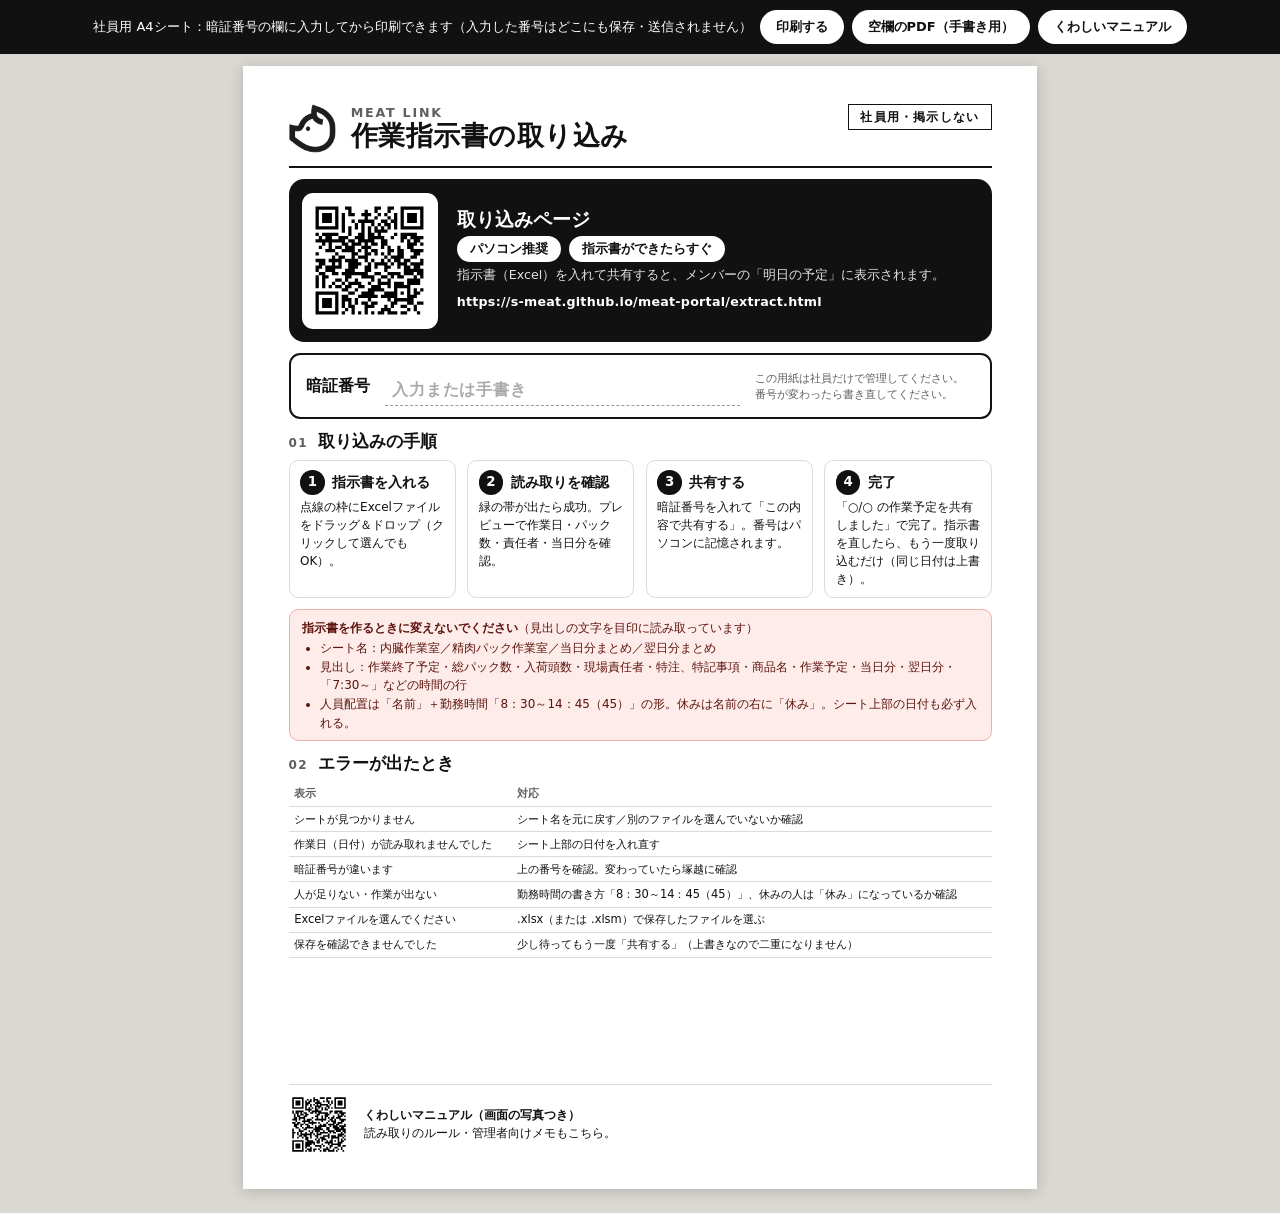
<file: poster-admin.html>
<!DOCTYPE html>
<html lang="ja">
<head>
<meta charset="utf-8">
<meta name="viewport" content="width=device-width,initial-scale=1">
<meta name="robots" content="noindex">
<title>社員用（A4）作業指示書の取り込み｜MEAT LINK</title>
<link rel="icon" type="image/png" href="assets/logo.png">
<link rel="stylesheet" href="assets/poster.css">
</head>
<body>
<div class="bar">社員用 A4シート：暗証番号の欄に入力してから印刷できます（入力した番号はどこにも保存・送信されません）
  <button onclick="window.print()">印刷する</button>
  <a href="poster-admin.pdf">空欄のPDF（手書き用）</a>
  <a href="manual-admin.html">くわしいマニュアル</a>
</div>

<div class="sheet admin">
  <div class="top">
    <img src="assets/logo.png" width="584" height="610" alt="SAIBOKU">
    <div><small>MEAT LINK</small><h1>作業指示書の取り込み</h1></div>
    <span class="tag">社員用・掲示しない</span>
  </div>

  <div class="qrrow">
    <div class="qr"><img src="assets/manual/qr-extract.svg" alt="取り込みページのQRコード"></div>
    <div>
      <h2>取り込みページ</h2>
      <p><span class="pill">パソコン推奨</span><span class="pill">指示書ができたらすぐ</span></p>
      <p>指示書（Excel）を入れて共有すると、メンバーの「明日の予定」に表示されます。</p>
      <p class="url">https://s-meat.github.io/meat-portal/extract.html</p>
    </div>
  </div>

  <div class="pinrow">
    <label for="pin">暗証番号</label>
    <input id="pin" type="text" inputmode="numeric" autocomplete="off" spellcheck="false" placeholder="入力または手書き">
    <small>この用紙は社員だけで管理してください。番号が変わったら書き直してください。</small>
  </div>

  <div>
    <h3><span class="no">01</span>取り込みの手順</h3>
    <div class="steps">
      <div class="step"><div class="h"><i>1</i>指示書を入れる</div>
        点線の枠にExcelファイルをドラッグ＆ドロップ（クリックして選んでもOK）。</div>
      <div class="step"><div class="h"><i>2</i>読み取りを確認</div>
        緑の帯が出たら成功。プレビューで作業日・パック数・責任者・当日分を確認。</div>
      <div class="step"><div class="h"><i>3</i>共有する</div>
        暗証番号を入れて「この内容で共有する」。番号はパソコンに記憶されます。</div>
      <div class="step"><div class="h"><i>4</i>完了</div>
        「○/○ の作業予定を共有しました」で完了。指示書を直したら、もう一度取り込むだけ（同じ日付は上書き）。</div>
    </div>
  </div>

  <div class="warn"><b>指示書を作るときに変えないでください</b>（見出しの文字を目印に読み取っています）
    <ul>
      <li>シート名：内臓作業室／精肉パック作業室／当日分まとめ／翌日分まとめ</li>
      <li>見出し：作業終了予定・総パック数・入荷頭数・現場責任者・特注、特記事項・商品名・作業予定・当日分・翌日分・「7:30～」などの時間の行</li>
      <li>人員配置は「名前」＋勤務時間「8：30～14：45（45）」の形。休みは名前の右に「休み」。シート上部の日付も必ず入れる。</li>
    </ul>
  </div>

  <div>
    <h3><span class="no">02</span>エラーが出たとき</h3>
    <table>
      <tr><th>表示</th><th>対応</th></tr>
      <tr><td>シートが見つかりません</td><td>シート名を元に戻す／別のファイルを選んでいないか確認</td></tr>
      <tr><td>作業日（日付）が読み取れませんでした</td><td>シート上部の日付を入れ直す</td></tr>
      <tr><td>暗証番号が違います</td><td>上の番号を確認。変わっていたら塚越に確認</td></tr>
      <tr><td>人が足りない・作業が出ない</td><td>勤務時間の書き方「8：30～14：45（45）」、休みの人は「休み」になっているか確認</td></tr>
      <tr><td>Excelファイルを選んでください</td><td>.xlsx（または .xlsm）で保存したファイルを選ぶ</td></tr>
      <tr><td>保存を確認できませんでした</td><td>少し待ってもう一度「共有する」（上書きなので二重になりません）</td></tr>
    </table>
  </div>

  <div class="foot">
    <img src="assets/manual/qr-manual-admin.svg" alt="社員向けマニュアルのQRコード">
    <div><b>くわしいマニュアル（画面の写真つき）</b><br>読み取りのルール・管理者向けメモもこちら。</div>
  </div>
</div>
</body>
</html>
</file>
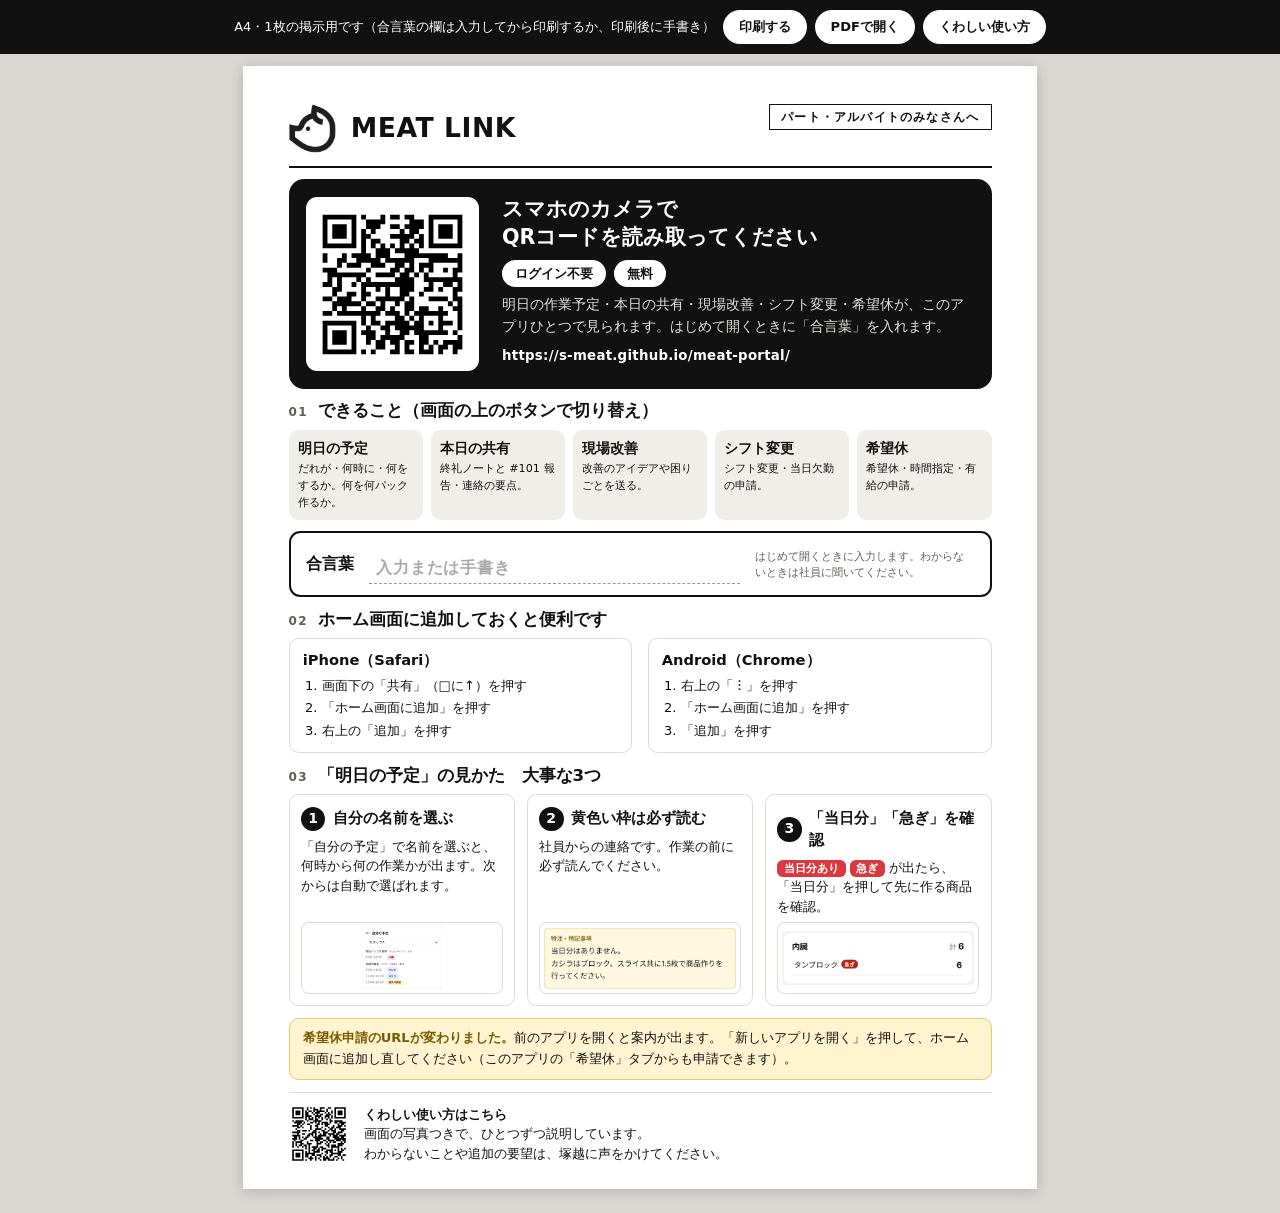
<file: poster.html>
<!DOCTYPE html>
<html lang="ja">
<head>
<meta charset="utf-8">
<meta name="viewport" content="width=device-width,initial-scale=1">
<title>掲示用（A4）｜MEAT LINK</title>
<link rel="icon" type="image/png" href="assets/logo.png">
<link rel="stylesheet" href="assets/poster.css">
</head>
<body>
<div class="bar">A4・1枚の掲示用です（合言葉の欄は入力してから印刷するか、印刷後に手書き）
  <button onclick="window.print()">印刷する</button>
  <a href="poster.pdf">PDFで開く</a>
  <a href="manual.html">くわしい使い方</a>
</div>

<div class="sheet">
  <div class="top">
    <img src="assets/logo.png" width="584" height="610" alt="SAIBOKU">
    <div><h1>MEAT LINK</h1></div>
    <span class="tag">パート・アルバイトのみなさんへ</span>
  </div>

  <div class="qrrow">
    <div class="qr"><img src="assets/manual/qr-portal.svg" alt="アプリのQRコード"></div>
    <div>
      <h2>スマホのカメラで<br>QRコードを読み取ってください</h2>
      <p><span class="pill">ログイン不要</span><span class="pill">無料</span></p>
      <p>明日の作業予定・本日の共有・現場改善・シフト変更・希望休が、このアプリひとつで見られます。はじめて開くときに「合言葉」を入れます。</p>
      <p class="url">https://s-meat.github.io/meat-portal/</p>
    </div>
  </div>

  <div>
    <h3><span class="no">01</span>できること（画面の上のボタンで切り替え）</h3>
    <div class="tabs five">
      <div><b>明日の予定</b>だれが・何時に・何をするか。何を何パック作るか。</div>
      <div><b>本日の共有</b>終礼ノートと #101 報告・連絡の要点。</div>
      <div><b>現場改善</b>改善のアイデアや困りごとを送る。</div>
      <div><b>シフト変更</b>シフト変更・当日欠勤の申請。</div>
      <div><b>希望休</b>希望休・時間指定・有給の申請。</div>
    </div>
  </div>

  <div class="pinrow keyrow">
    <label for="key">合言葉</label>
    <input id="key" type="text" autocomplete="off" spellcheck="false" placeholder="入力または手書き">
    <small>はじめて開くときに入力します。わからないときは社員に聞いてください。</small>
  </div>

  <div>
    <h3><span class="no">02</span>ホーム画面に追加しておくと便利です</h3>
    <div class="two">
      <div class="box"><b class="t">iPhone（Safari）</b>
        <ol><li>画面下の「共有」（□に↑）を押す</li><li>「ホーム画面に追加」を押す</li><li>右上の「追加」を押す</li></ol></div>
      <div class="box"><b class="t">Android（Chrome）</b>
        <ol><li>右上の「︙」を押す</li><li>「ホーム画面に追加」を押す</li><li>「追加」を押す</li></ol></div>
    </div>
  </div>

  <div>
    <h3><span class="no">03</span>「明日の予定」の見かた　大事な3つ</h3>
    <div class="points">
      <div class="pt"><span class="hd"><span class="n">1</span><b>自分の名前を選ぶ</b></span>
        「自分の予定」で名前を選ぶと、何時から何の作業かが出ます。次からは自動で選ばれます。
        <img src="assets/manual/m-me.png" alt="自分の予定"></div>
      <div class="pt"><span class="hd"><span class="n">2</span><b>黄色い枠は必ず読む</b></span>
        社員からの連絡です。作業の前に必ず読んでください。
        <img src="assets/manual/m-note.png" alt="特記事項"></div>
      <div class="pt"><span class="hd"><span class="n">3</span><b>「当日分」「急ぎ」を確認</b></span>
        <span><span class="chip">当日分あり</span> <span class="chip">急ぎ</span> が出たら、「当日分」を押して先に作る商品を確認。</span>
        <img src="assets/manual/m-urgent.png" alt="当日分と急ぎ"></div>
    </div>
  </div>

  <div class="note"><b>希望休申請のURLが変わりました。</b>前のアプリを開くと案内が出ます。「新しいアプリを開く」を押して、ホーム画面に追加し直してください（このアプリの「希望休」タブからも申請できます）。</div>

  <div class="foot">
    <img src="assets/manual/qr-manual.svg" alt="くわしい使い方のQRコード">
    <div><b>くわしい使い方はこちら</b><br>画面の写真つきで、ひとつずつ説明しています。<br>わからないことや追加の要望は、塚越に声をかけてください。</div>
  </div>
</div>
</body>
</html>
</file>
<file: assets/style.css>
:root{
  --bg:#f5f5f2; --card:#fff; --ink:#111; --sub:#6b6b6b; --line:#e4e3de; --soft:#ecebe6;
  --accent:#111; --warn:#b42318; --warn-bg:#fdecea; --note-bg:#fff8e1; --note-line:#f1d48a;
  --ok:#1f7a4d; --radius:14px;
  --font:"Hiragino Sans","Hiragino Kaku Gothic ProN","Yu Gothic","YuGothic",Meiryo,system-ui,sans-serif;
}
*{box-sizing:border-box}
html,body{margin:0;background:var(--bg);color:var(--ink);font-family:var(--font);-webkit-text-size-adjust:100%}
body{min-height:100vh;min-height:100dvh}
button,select,input{font:inherit;color:inherit}
a{color:inherit}

/* ---------- header ---------- */
.app-head{position:sticky;top:0;z-index:20;background:var(--bg);padding:calc(env(safe-area-inset-top) + 12px) 16px 10px;border-bottom:1px solid var(--line)}
.brand{display:flex;align-items:center;gap:10px;max-width:980px;margin:0 auto 10px}
.brand .logo{height:36px;width:auto;flex:none;display:block}
.brand small{display:block;font-size:10px;letter-spacing:.12em;color:var(--sub);font-weight:600}
.brand b{display:block;font-size:17px;letter-spacing:.02em}
.brand .spacer{flex:1}
.seg{display:flex;gap:4px;background:var(--soft);padding:4px;border-radius:12px;max-width:980px;margin:0 auto}
.seg button{flex:1;min-width:0;border:0;background:transparent;padding:9px 4px;border-radius:9px;font-size:13px;font-weight:600;color:var(--sub);cursor:pointer;white-space:nowrap;overflow:hidden;text-overflow:ellipsis}
.seg button[aria-selected="true"]{background:#fff;color:var(--ink);box-shadow:0 1px 2px rgba(0,0,0,.08)}
.seg.small button{padding:7px 4px;font-size:12px}

/* ---------- layout ---------- */
.view{display:none}
.view.active{display:block}
.wrap{max-width:980px;margin:0 auto;padding:14px 14px calc(env(safe-area-inset-bottom) + 40px)}
.card{background:var(--card);border-radius:var(--radius);padding:16px;margin-bottom:12px;border:1px solid var(--line)}
.card h2{font-size:15px;margin:0 0 10px;display:flex;align-items:center;gap:8px}
.card h2 .num{font-size:11px;color:var(--sub);font-weight:600;letter-spacing:.08em}
.muted{color:var(--sub);font-size:12px}

/* ---------- embedded apps ---------- */
.frame-view{position:fixed;left:0;right:0;bottom:0;top:var(--head-h,110px);display:none;flex-direction:column}
.frame-view.active{display:flex}
.frame-bar{display:flex;justify-content:flex-end;align-items:center;gap:8px;padding:6px 12px;font-size:12px;color:var(--sub);background:var(--bg)}
.frame-bar a{font-weight:600;color:var(--ink);text-decoration:none;border:1px solid var(--line);background:#fff;padding:4px 10px;border-radius:999px}
.frame-view iframe{flex:1;width:100%;border:0;background:#fff}
.frame-loading{position:absolute;inset:40px 0 0;display:flex;align-items:center;justify-content:center;color:var(--sub);font-size:13px;pointer-events:none}

/* ---------- date bar ---------- */
.datebar{display:flex;align-items:center;gap:8px;margin-bottom:12px}
.datebar .d{flex:1;text-align:center}
.datebar .d b{font-size:20px;letter-spacing:.02em}
.datebar .d .rel{display:inline-block;margin-left:6px;font-size:11px;padding:2px 8px;border-radius:999px;background:var(--ink);color:#fff;vertical-align:3px}
.datebar .d .rel.past{background:#9a9a96}
.datebar .d .muted{display:block;margin-top:2px}
.icon-btn{width:40px;height:40px;border-radius:12px;border:1px solid var(--line);background:#fff;font-size:18px;cursor:pointer}
.icon-btn:disabled{opacity:.3;cursor:default}

/* ---------- hero (black) ---------- */
.hero{background:#111;color:#fff;border-radius:var(--radius);padding:16px;margin-bottom:12px;display:grid;grid-template-columns:1fr 1fr;gap:14px}
.hero .room{min-width:0}
.hero .room+.room{border-left:1px solid #333;padding-left:14px}
.hero .lbl{font-size:11px;color:#bdbdb8;letter-spacing:.08em;margin-bottom:6px;font-weight:600}
.hero .big{font-size:26px;font-weight:700;line-height:1.1}
.hero .big small{font-size:12px;font-weight:600;margin-left:2px;color:#d6d6d2}
.hero .kv{font-size:12px;color:#d6d6d2;margin-top:6px;line-height:1.7}
.hero .kv b{color:#fff}
.hero .flag{grid-column:1/-1;border-top:1px solid #333;padding-top:10px;font-size:13px;display:flex;gap:8px;flex-wrap:wrap;align-items:center}
.pill{display:inline-flex;align-items:center;gap:4px;padding:3px 10px;border-radius:999px;font-size:12px;font-weight:700}
.pill.red{background:#e5484d;color:#fff}
.pill.gray{background:#333;color:#ddd}
.pill.line{border:1px solid var(--line);background:#fff;color:var(--ink);font-weight:600}

/* ---------- KPI ---------- */
.kpis{display:grid;grid-template-columns:repeat(4,1fr);gap:8px;margin-bottom:12px}
.kpi{background:var(--soft);border-radius:10px;padding:10px}
.kpi .k{font-size:11px;color:var(--sub);font-weight:600}
.kpi .v{font-size:18px;font-weight:700;margin-top:2px;word-break:break-all}
.kpi .s{font-size:11px;color:var(--sub);margin-top:2px}
.note{background:var(--note-bg);border:1px solid var(--note-line);border-radius:10px;padding:10px 12px;font-size:14px;line-height:1.7;white-space:pre-wrap;margin-bottom:12px}
.note .t{display:block;font-size:11px;font-weight:700;color:#8a6d1d;margin-bottom:2px}

/* ---------- my schedule ---------- */
.me-row{display:flex;gap:8px;align-items:center;margin-bottom:10px}
.me-row select{flex:1;padding:10px;border-radius:10px;border:1px solid var(--line);background:#fff;font-size:15px}
.me-block{margin-top:10px}
.me-block .room-name{font-size:12px;font-weight:700;color:var(--sub);margin-bottom:6px}
.me-list{display:flex;flex-direction:column;gap:4px}
.me-item{display:flex;align-items:center;gap:10px;font-size:14px}
.me-item .tm{width:84px;flex:none;color:var(--sub);font-variant-numeric:tabular-nums;font-size:13px}
.me-off{font-size:14px;font-weight:700}

/* ---------- timetable ---------- */
.tt-scroll{overflow-x:auto;-webkit-overflow-scrolling:touch;margin:0 -16px;padding:0 16px}
table.tt{border-collapse:separate;border-spacing:0;width:100%;min-width:680px;font-size:12px;table-layout:fixed}
.tt col.nmcol{width:104px}
.tt th,.tt td{padding:0;height:34px;border-bottom:1px solid var(--line)}
.tt thead th{font-weight:600;color:var(--sub);font-size:11px;text-align:left;padding-left:4px;height:26px;border-bottom:1px solid var(--line)}
.tt .nm{position:sticky;left:0;background:#fff;z-index:1;min-width:92px;max-width:110px;padding:0 8px 0 0;text-align:left}
.tt .nm b{display:block;font-size:13px}
.tt .nm span{display:block;font-size:10px;color:var(--sub);white-space:nowrap}
.tt td.slot{padding:3px 2px}
.tt tr.me .nm b::after{content:"自分";margin-left:4px;font-size:9px;background:var(--ink);color:#fff;padding:1px 5px;border-radius:999px;vertical-align:2px}
.tt tr.me td{background:#fafaf6}
.chip{display:flex;align-items:center;justify-content:center;height:26px;border-radius:7px;font-size:11px;font-weight:700;padding:0 6px;white-space:nowrap;overflow:hidden;text-overflow:ellipsis}
.chip.inline{display:inline-flex;height:24px;padding:0 10px}
.off-line{font-size:13px;margin-top:10px;line-height:1.8}
.off-line b{font-size:12px;color:var(--sub);margin-right:6px}
.off-line .n{display:inline-block;background:var(--soft);border-radius:999px;padding:1px 9px;margin:2px 3px 2px 0;font-size:12px}

/* ---------- products / summary ---------- */
.toolbar{display:flex;justify-content:space-between;align-items:center;gap:8px;margin-bottom:8px;flex-wrap:wrap}
.switch{display:inline-flex;align-items:center;gap:6px;font-size:12px;color:var(--sub);cursor:pointer;user-select:none}
.switch input{width:16px;height:16px;accent-color:#111}
table.list{width:100%;border-collapse:collapse;font-size:14px}
.list th{font-size:11px;color:var(--sub);font-weight:600;text-align:left;padding:6px 4px;border-bottom:1px solid var(--line)}
.list td{padding:9px 4px;border-bottom:1px solid var(--line);vertical-align:top}
.list td.q,.list th.q{text-align:right;font-variant-numeric:tabular-nums;white-space:nowrap}
.list td.q b{font-size:16px}
.list tr.zero td{color:#b3b3ae}
.list tr.zero td.q b{font-weight:400}
.list .w{font-size:11px;color:var(--sub);margin-left:4px}
.list .nt{display:block;font-size:12px;color:#8a6d1d;margin-top:2px}
.list tfoot td{font-weight:700;border-bottom:0}
.groups{display:grid;align-items:start;grid-template-columns:repeat(auto-fill,minmax(280px,1fr));gap:12px}
.groups .card{margin:0}
.g-head{display:flex;justify-content:space-between;align-items:baseline;margin-bottom:6px}
.g-head h3{margin:0;font-size:15px}
.g-head .sum{font-size:13px;color:var(--sub)}
.g-head .sum b{color:var(--ink);font-size:17px}
.urg{display:inline-block;margin-left:6px;font-size:10px;font-weight:700;background:var(--warn);color:#fff;padding:1px 6px;border-radius:999px;vertical-align:2px}
.empty{text-align:center;color:var(--sub);font-size:13px;padding:14px 0}
.exp{display:flex;gap:6px;flex-wrap:wrap;margin-bottom:12px}

/* ---------- state ---------- */
.state{text-align:center;padding:60px 20px;color:var(--sub)}
.state b{display:block;color:var(--ink);font-size:16px;margin-bottom:6px}
.spinner{width:28px;height:28px;border:3px solid var(--line);border-top-color:var(--ink);border-radius:50%;animation:spin 1s linear infinite;margin:0 auto 12px}
@keyframes spin{to{transform:rotate(360deg)}}

/* ---------- extractor ---------- */
.drop{display:block;width:100%;border:2px dashed #c9c8c2;border-radius:var(--radius);background:#fff;padding:34px 16px;text-align:center;cursor:pointer;transition:.15s}
.drop.over{border-color:var(--ink);background:#fafaf6}
.drop b{display:block;font-size:16px;margin-bottom:4px}
.btn{display:inline-flex;align-items:center;justify-content:center;gap:6px;border:0;border-radius:12px;padding:13px 18px;font-weight:700;font-size:15px;cursor:pointer;background:var(--ink);color:#fff}
.btn.sub{background:#fff;color:var(--ink);border:1px solid var(--line)}
.btn:disabled{opacity:.4;cursor:default}
.btn.block{width:100%}
.field{display:flex;gap:8px;align-items:center;margin:10px 0}
.field input{flex:1;padding:12px;border:1px solid var(--line);border-radius:10px;font-size:16px;background:#fff}
.msg{padding:10px 12px;border-radius:10px;font-size:14px;margin-top:10px;line-height:1.6}
.msg.ok{background:#e7f5ee;color:var(--ok)}
.msg.err{background:var(--warn-bg);color:var(--warn)}
.rules{background:#111;color:#fff;border-radius:var(--radius);padding:16px;margin-bottom:12px;display:grid;grid-template-columns:repeat(3,1fr);gap:14px;font-size:12px;line-height:1.6;color:#d6d6d2}
.rules b{display:block;color:#fff;font-size:14px;margin-bottom:2px}
.rules i{font-style:normal;font-size:20px;font-weight:800;color:#fff;margin-right:6px}

@media (max-width:640px){
  .kpis{grid-template-columns:repeat(2,1fr)}
  .hero{grid-template-columns:1fr}
  .hero .room+.room{border-left:0;padding-left:0;border-top:1px solid #333;padding-top:12px}
  .rules{grid-template-columns:1fr}
  .seg button{font-size:12px}
  .seg .long{display:none}
}

.seg .short{display:none}
@media (max-width:640px){.seg .short{display:inline}}
.drop *{pointer-events:none}
.drop .muted{display:block}
body.dragging .drop{border-color:var(--ink);background:#fafaf6}

/* ---------- 本日の共有 ---------- */
.share-intro{font-size:12px;color:var(--sub);margin:0 2px 10px}
.share-group .g-head{border-bottom:1px solid var(--ink);padding-bottom:6px;margin-bottom:4px}
.sh-post{padding:10px 0}
.sh-post.sep{border-top:1px solid var(--line)}
.sh-meta{display:flex;align-items:center;gap:8px;font-size:12px;color:var(--sub);margin-bottom:6px}
.sh-link{margin-left:auto;font-size:11px;font-weight:700;color:var(--ink);text-decoration:none;border:1px solid var(--line);border-radius:999px;padding:2px 9px;white-space:nowrap}
.sh-title{display:inline-block;font-size:12px;font-weight:800;background:var(--ink);color:#fff;border-radius:6px;padding:1px 8px;margin:6px 0 4px}
.sh-lines{margin:0;padding-left:1.1em;font-size:14px;line-height:1.7}
.sh-lines li{margin:2px 0;word-break:break-word}
.sh-body.clamp{max-height:420px;overflow:hidden;-webkit-mask-image:linear-gradient(#000 70%,transparent);mask-image:linear-gradient(#000 70%,transparent)}
.sh-more{border:0;background:none;color:var(--ink);font-weight:700;font-size:13px;text-decoration:underline;padding:4px 0;cursor:pointer}
.keycard .field input{font-size:16px}
.keybtn{white-space:nowrap;flex:none;padding:12px 18px}
@media (max-width:640px){#tabs button{font-size:11px;padding:9px 2px}}

/* ---------- PDF（終礼ノートなど） ---------- */
.shurei{border:2px solid var(--ink)}
.shurei-top{display:flex;align-items:center;gap:12px}
.shurei-top>div{flex:1;min-width:0}
.shurei-top .num{font-size:10px;font-weight:800;letter-spacing:.12em;background:var(--ink);color:#fff;border-radius:4px;padding:1px 6px;margin-right:8px;vertical-align:2px}
.shurei-top b{font-size:17px}
.shurei-top small{display:block;font-size:12px;color:var(--sub);margin-top:2px}
.shurei-top .btn{padding:11px 22px}
.shurei-more{margin-top:10px;font-size:12px;color:var(--sub);display:flex;flex-wrap:wrap;gap:6px;align-items:center}
.pdf-link{border:1px solid var(--line);background:#fff;border-radius:999px;padding:4px 10px;font-size:12px;font-weight:600;cursor:pointer}
.pdf-btns{display:flex;flex-wrap:wrap;gap:6px;margin-top:8px}
.pdf-btn:not(.btn){border:1px solid var(--ink);background:#fff;border-radius:999px;padding:7px 14px;font-size:13px;font-weight:700;cursor:pointer}
.pdfv{position:fixed;inset:0;z-index:100;background:#2b2b2a;display:flex;flex-direction:column}
.pdfv-bar{display:flex;align-items:center;gap:8px;padding:calc(env(safe-area-inset-top) + 8px) 10px 8px;background:#111;color:#fff}
.pdfv-bar b{flex:1;min-width:0;font-size:14px;white-space:nowrap;overflow:hidden;text-overflow:ellipsis}
.pdfv-bar button{border:0;border-radius:999px;background:#fff;color:#111;font-weight:800;font-size:13px;padding:7px 12px;cursor:pointer}
.pdfv-bar .z{width:34px;padding:7px 0;background:#333;color:#fff}
.pdfv-body{flex:1;overflow:auto;-webkit-overflow-scrolling:touch;padding:10px;text-align:center}
.pdfv-body canvas{display:block;margin:0 auto 10px;background:#fff;box-shadow:0 2px 10px rgba(0,0,0,.4);max-width:none}
.pdfv-msg{color:#ddd;font-size:14px;padding:40px 16px;line-height:1.7}
.pdfv-msg .spinner{border-color:#555;border-top-color:#fff}

.pdf-inline{margin-top:10px;border:1px solid var(--line);border-radius:10px;background:#f0efea;padding:8px;min-height:120px}
.pdf-inline canvas{display:block;width:100%;height:auto;background:#fff;margin:0 0 8px;border-radius:4px;box-shadow:0 1px 4px rgba(0,0,0,.12);cursor:zoom-in}
.pdf-inline canvas:last-child{margin-bottom:0}
.pdf-ph{color:var(--sub);font-size:13px;text-align:center;padding:40px 10px}
.pdf-ph.err{color:var(--warn)}
.pdf-note{font-size:12px;color:var(--sub);margin-top:6px}
.shurei .pdf-inline{border:0;background:#f0efea}

/* PC版サイト表示のスマホ（assets/fit.js が html に .force-mobile を付ける）でもスマホ用の並びに */
.force-mobile .kpis{grid-template-columns:repeat(2,1fr)}
.force-mobile .hero{grid-template-columns:1fr}
.force-mobile .hero .room+.room{border-left:0;padding-left:0;border-top:1px solid #333;padding-top:12px}
.force-mobile .rules{grid-template-columns:1fr}
.force-mobile .seg button{font-size:12px}
.force-mobile .seg .long{display:none}
.force-mobile .seg .short{display:inline}
.force-mobile #tabs button{font-size:11px;padding:9px 2px}
.force-mobile .groups{grid-template-columns:1fr}

/* ---------- ギフト予定 ---------- */
.seg.small button{padding:7px 2px}
.gift-scroll{overflow-x:auto;-webkit-overflow-scrolling:touch;margin:0 -16px;padding:0 16px}
table.gift{border-collapse:separate;border-spacing:0;width:100%;font-size:14px;table-layout:fixed}
.gift th,.gift td{border-bottom:1px solid var(--line);padding:7px 1px}
.gift th{font-size:11px;color:var(--sub);font-weight:600;white-space:nowrap;letter-spacing:-.02em}
.gift th small{display:block;font-size:10px}
.gift th.sat{color:#1d4ed8}.gift th.sun{color:#b42318}
.gift .gn{position:sticky;left:0;background:#fff;text-align:left;width:31%;padding-right:4px;z-index:1;line-height:1.25}
.gift td.gn b{font-size:13px}
.gift td.gn span{display:block;font-size:10px;color:var(--sub)}
.gift .q{text-align:center;font-variant-numeric:tabular-nums}
.gift td.q b{font-size:14px;letter-spacing:-.03em}
@media(min-width:600px){.gift td.q b{font-size:17px}.gift th{font-size:13px}.gift .gn{width:24%}}
.gift .z{color:#c4c4bf}
.gift tbody tr:nth-child(even) td{background:#fafaf8}

/* ---------- お知らせ（流れる文字） ---------- */
.ticker{display:flex;align-items:center;gap:8px;width:100%;margin:8px 0 0;padding:7px 10px;border:1px solid #111;border-radius:10px;background:#fff8d6;color:#111;font:inherit;font-size:13px;font-weight:600;cursor:pointer;text-align:left}
.ticker[hidden]{display:none}
.ticker-tag{flex:none;background:#111;color:#fff;border-radius:6px;padding:1px 6px;font-size:11px;letter-spacing:.04em}
.ticker-win{flex:1;overflow:hidden;white-space:nowrap;position:relative}
.ticker-txt{display:inline-block;padding-left:100%;animation:ticker 18s linear infinite}
@keyframes ticker{from{transform:translateX(0)}to{transform:translateX(-100%)}}
@media (prefers-reduced-motion:reduce){.ticker-txt{animation:none;padding-left:0}}

/* 取り込み画面：読み込んだファイル */
.loaded{display:grid;gap:6px;margin-top:10px}
.loaded .ld{display:flex;align-items:center;gap:10px;border:1px solid var(--line);border-radius:10px;padding:8px 10px;font-size:14px;color:var(--sub)}
.loaded .ld b{flex:none;min-width:90px;color:var(--sub)}
.loaded .ld span{flex:1;min-width:0;overflow:hidden;text-overflow:ellipsis;white-space:nowrap}
.loaded .ld.on{border-color:#111;color:var(--ink)}
.loaded .ld.on b{color:var(--ink)}
.loaded .ld.on b::before{content:"✓ ";color:#137333}
.loaded .ld button{flex:none;border:0;background:none;font-size:18px;line-height:1;color:var(--sub);cursor:pointer;padding:2px 4px}
</file>
<file: assets/manual.css>
:root{--bg:#f5f5f2;--card:#fff;--ink:#111;--sub:#6b6b6b;--line:#e4e3de;--soft:#ecebe6;--note-bg:#fff8e1;--note-line:#f1d48a;--warn:#b42318;
  --font:"Hiragino Sans","Hiragino Kaku Gothic ProN","Yu Gothic","YuGothic",Meiryo,system-ui,sans-serif}
*{box-sizing:border-box}
html,body{margin:0;background:var(--bg);color:var(--ink);font-family:var(--font);-webkit-text-size-adjust:100%;line-height:1.75}
a{color:inherit}
.head{background:var(--bg);border-bottom:1px solid var(--line);padding:calc(env(safe-area-inset-top) + 14px) 16px 12px;position:sticky;top:0;z-index:5}
.head .in{max-width:760px;margin:0 auto;display:flex;align-items:center;gap:10px}
.head img{height:36px;width:auto;display:block}
.head small{display:block;font-size:10px;letter-spacing:.12em;color:var(--sub);font-weight:600;line-height:1.3}
.head b{display:block;font-size:16px;line-height:1.35}
.head .sp{flex:1}
.head .btn{font-size:12px;font-weight:700;text-decoration:none;border:1px solid var(--line);background:#fff;padding:6px 12px;border-radius:999px;white-space:nowrap}
main{max-width:760px;margin:0 auto;padding:16px 14px 60px}
.hero{background:#111;color:#fff;border-radius:14px;padding:20px 18px;margin-bottom:14px}
.hero h1{font-size:22px;line-height:1.4;margin:0 0 6px}
.hero p{margin:0;color:#d6d6d2;font-size:14px}
.toc{background:#fff;border:1px solid var(--line);border-radius:14px;padding:12px 16px;margin-bottom:14px;font-size:14px}
.toc ol{margin:6px 0 0;padding-left:1.4em}
.toc a{text-decoration:none}
section{background:#fff;border:1px solid var(--line);border-radius:14px;padding:18px 16px;margin-bottom:14px;scroll-margin-top:90px}
section h2{display:flex;align-items:baseline;gap:10px;font-size:18px;margin:0 0 10px;padding-bottom:8px;border-bottom:1px solid var(--ink)}
section h2 .no{font-size:12px;letter-spacing:.12em;color:var(--sub)}
section h3{font-size:15px;margin:18px 0 6px}
p{margin:0 0 10px;font-size:15px}
ul,ol{margin:0 0 10px;padding-left:1.4em;font-size:15px}
li{margin:3px 0}
.shot{display:block;margin:10px auto 14px;max-width:100%;height:auto;border:1px solid var(--line);border-radius:12px;background:#fff}
.shot.phone{max-width:340px}
.cap{display:block;text-align:center;font-size:12px;color:var(--sub);margin:-8px 0 14px}
.point{background:var(--note-bg);border:1px solid var(--note-line);border-radius:10px;padding:10px 12px;margin:10px 0;font-size:14px}
.point b:first-child{display:block;font-size:12px;color:#8a6d1d}
.warn{background:#fdecea;border:1px solid #f3b8b2;border-radius:10px;padding:10px 12px;margin:10px 0;font-size:14px;color:#7a1b12}
.steps{counter-reset:s;list-style:none;padding:0}
.steps>li{counter-increment:s;position:relative;padding-left:40px;margin:12px 0}
.steps>li::before{content:counter(s);position:absolute;left:0;top:0;width:28px;height:28px;border-radius:50%;background:#111;color:#fff;font-weight:700;font-size:14px;display:flex;align-items:center;justify-content:center}
.grid2{display:grid;grid-template-columns:1fr 1fr;gap:12px}
.box{border:1px solid var(--line);border-radius:10px;padding:12px;background:#fafaf8}
.box b{display:block;margin-bottom:4px}
.tabs{display:grid;grid-template-columns:repeat(2,1fr);gap:8px;margin:8px 0 12px}
.tabs div{background:var(--soft);border-radius:10px;padding:10px 12px;font-size:14px}
.tabs div b{display:block;font-size:15px}
table{width:100%;border-collapse:collapse;font-size:14px;margin:6px 0 12px}
th,td{border-bottom:1px solid var(--line);padding:8px 6px;text-align:left;vertical-align:top}
th{font-size:12px;color:var(--sub);font-weight:600;white-space:nowrap}
.qr{display:flex;gap:16px;align-items:center;flex-wrap:wrap}
.qr img{width:150px;height:150px;border:1px solid var(--line);border-radius:10px;background:#fff;padding:6px}
.qr .url{font-size:13px;word-break:break-all}
.chip{display:inline-block;padding:1px 9px;border-radius:7px;font-size:12px;font-weight:700}
.flow{display:flex;gap:6px;align-items:stretch;flex-wrap:wrap;margin:8px 0 12px}
.flow div{flex:1 1 120px;background:var(--soft);border-radius:10px;padding:10px;font-size:13px;text-align:center}
.flow div b{display:block;font-size:14px}
.flow i{align-self:center;font-style:normal;color:var(--sub)}
kbd{font-family:inherit;font-size:13px;border:1px solid #ccc;border-bottom-width:2px;border-radius:5px;padding:0 6px;background:#fff}
.foot{text-align:center;color:var(--sub);font-size:12px;margin-top:24px}
@media (max-width:560px){.grid2,.tabs{grid-template-columns:1fr}.hero h1{font-size:20px}}
@media print{
  .head{position:static}
  .head .btn,.toc{display:none}
  body{background:#fff}
  .hero,.point,.qr,.box,table,tr{break-inside:avoid-page}
  h2,h3{break-after:avoid-page}
  .shot{max-height:95mm;width:auto;break-inside:avoid-page}
  section{padding:12px 14px;margin-bottom:10px}
  .hero{-webkit-print-color-adjust:exact;print-color-adjust:exact}
}
.force-mobile .grid2,.force-mobile .tabs{grid-template-columns:1fr}
.force-mobile .hero h1{font-size:20px}
</file>
<file: assets/poster.css>
@page{size:A4 portrait;margin:0}
:root{--ink:#111;--sub:#5f5f5b;--line:#dcdbd5;--soft:#efeee9;--note:#fff4cf;--note-line:#e8c868;--red:#d93a3f;
  --font:"Hiragino Sans","Hiragino Kaku Gothic ProN","Yu Gothic","YuGothic",Meiryo,system-ui,sans-serif}
*{box-sizing:border-box}
html,body{margin:0;background:#d9d8d3;color:var(--ink);font-family:var(--font);-webkit-print-color-adjust:exact;print-color-adjust:exact}
.bar{position:sticky;top:0;z-index:5;display:flex;gap:8px;justify-content:center;align-items:center;flex-wrap:wrap;padding:10px;background:#111;color:#fff;font-size:13px}
.bar button,.bar a{font:inherit;font-weight:700;border:0;border-radius:999px;padding:8px 16px;background:#fff;color:#111;text-decoration:none;cursor:pointer}
.sheet{width:210mm;height:297mm;margin:12px auto 24px;background:#fff;padding:10mm 12mm 9mm;display:flex;flex-direction:column;gap:3mm;overflow:hidden;box-shadow:0 2px 14px rgba(0,0,0,.18)}
.top{display:flex;align-items:center;gap:4mm;border-bottom:.7mm solid var(--ink);padding-bottom:3.5mm}
.top img{height:13mm;width:auto}
.top small{display:block;font-size:9.5pt;letter-spacing:.14em;color:var(--sub);font-weight:700}
.top h1{margin:0;font-size:20pt;line-height:1.2;letter-spacing:.02em}
.top .tag{margin-left:auto;align-self:flex-start;border:.4mm solid var(--ink);font-size:9pt;font-weight:800;padding:1mm 3mm;letter-spacing:.1em}
.qrrow{display:grid;grid-template-columns:46mm 1fr;gap:6mm;align-items:center;background:#111;color:#fff;border-radius:4mm;padding:4.5mm}
.qrrow .qr{background:#fff;border-radius:3mm;padding:2mm}
.qrrow .qr img{display:block;width:100%;height:auto}
.qrrow h2{font-size:15.5pt;margin:0 0 2mm;line-height:1.35}
.qrrow p{margin:0 0 1.5mm;font-size:10.5pt;line-height:1.6;color:#e2e2de}
.qrrow .url{font-size:10pt;color:#fff;font-weight:700;letter-spacing:.02em;word-break:break-all;margin-top:2mm}
.qrrow .pill{display:inline-block;background:#fff;color:#111;font-weight:800;font-size:10pt;border-radius:99px;padding:.8mm 3.5mm;margin-right:2mm}
h3{font-size:12.5pt;margin:0 0 2mm;display:flex;align-items:baseline;gap:2.5mm}
h3 .no{font-size:9pt;color:var(--sub);letter-spacing:.12em}
.tabs{display:grid;grid-template-columns:repeat(4,1fr);gap:2.5mm}
.tabs.five{grid-template-columns:repeat(5,1fr);gap:2mm}
.tabs.five div{font-size:8.4pt;padding:2.2mm 2.4mm}
.tabs.five b{font-size:10.2pt}
.keyrow{padding:1.6mm 4mm}
.keyrow input{font-size:16pt}
.tabs div{background:var(--soft);border-radius:2.5mm;padding:2.5mm 3mm;font-size:9pt;line-height:1.5}
.tabs b{display:block;font-size:11pt;margin-bottom:.6mm}
.two{display:grid;grid-template-columns:1fr 1fr;gap:4mm}
.box{border:.35mm solid var(--line);border-radius:2.5mm;padding:3mm 3.5mm;font-size:9.8pt;line-height:1.6}
.box b.t{display:block;font-size:11pt;margin-bottom:1mm}
.box ol,.box ul{margin:0;padding-left:5mm}
.box{padding:2.5mm 3.5mm}
.box li{margin:.4mm 0}
.points{display:grid;grid-template-columns:1fr 1fr 1fr;gap:3mm}
.pt{border:.35mm solid var(--line);border-radius:2.5mm;padding:3mm;font-size:9.5pt;line-height:1.55;display:flex;flex-direction:column;gap:1.5mm}
.pt .hd{display:flex;align-items:center;gap:2mm}
.pt .n{flex:none;width:6.5mm;height:6.5mm;border-radius:50%;background:#111;color:#fff;font-weight:800;font-size:10.5pt;display:flex;align-items:center;justify-content:center}
.pt b{font-size:11pt}
.pt img{width:100%;height:19mm;object-fit:contain;object-position:center;background:#fff;padding:1mm;border:.3mm solid var(--line);border-radius:2mm;margin-top:auto}
.chip{display:inline-block;border-radius:1.5mm;padding:0 1.8mm;font-size:8.5pt;font-weight:800;color:#fff;background:var(--red)}
.note{background:var(--note);border:.35mm solid var(--note-line);border-radius:2.5mm;padding:2.5mm 3.5mm;font-size:9.8pt;line-height:1.6}
.note b{color:#7a5a00}
.foot{margin-top:auto;display:flex;align-items:center;gap:4mm;border-top:.35mm solid var(--line);padding-top:3mm;font-size:9.5pt;line-height:1.55}
.foot img{width:16mm;height:16mm}
.foot .sp{flex:1}
.foot .who{text-align:right;color:var(--sub);font-size:8.5pt}
/* 社員用 */
.pinrow{display:flex;align-items:center;gap:4mm;border:.6mm solid var(--ink);border-radius:3mm;padding:3mm 4mm}
.pinrow label{font-size:12pt;font-weight:800;white-space:nowrap}
.pinrow input{flex:1;min-width:0;border:0;border-bottom:.4mm dashed #999;font:inherit;font-size:20pt;font-weight:800;letter-spacing:.3em;padding:1mm 2mm;background:transparent;color:var(--ink);outline:none}
.pinrow small{font-size:8.5pt;color:var(--sub);line-height:1.45;max-width:58mm}
.steps{display:grid;grid-template-columns:1fr 1fr;gap:3mm}
.step{border:.35mm solid var(--line);border-radius:2.5mm;padding:2.8mm 3mm;font-size:9.4pt;line-height:1.5;display:flex;flex-direction:column;gap:1.4mm}
.step .h{display:flex;align-items:center;gap:2mm;font-weight:800;font-size:10.8pt}
.step .h i{font-style:normal;width:6.5mm;height:6.5mm;border-radius:50%;background:#111;color:#fff;display:flex;align-items:center;justify-content:center;font-size:10pt}
.step img{width:100%;height:auto;max-height:30mm;object-fit:cover;object-position:top;border:.3mm solid var(--line);border-radius:1.5mm;margin-top:auto}
.warn{background:#fdecea;border:.35mm solid #efb0aa;border-radius:2.5mm;padding:2.5mm 3.5mm;font-size:9.4pt;line-height:1.55;color:#5e140d}
.warn ul{margin:.5mm 0 0;padding-left:5mm}
table{width:100%;border-collapse:collapse;font-size:9pt;line-height:1.45}
th,td{border-bottom:.3mm solid var(--line);padding:1.3mm 1.5mm;text-align:left;vertical-align:top}
th{color:var(--sub);font-size:8.3pt;white-space:nowrap}
@media print{
  html,body{background:#fff}
  .bar{display:none}
  .sheet{margin:0;box-shadow:none}
  .pinrow input{border-bottom-color:transparent}
  .pinrow input:placeholder-shown{border-bottom:.4mm solid #999}
  .pinrow input::placeholder{color:transparent}
}
@media screen and (max-width:820px){
  .sheet{transform-origin:top left;}
}
/* 社員用は情報量が多いので詰める */
.sheet.admin{gap:3mm}
.sheet.admin .qrrow{grid-template-columns:36mm 1fr;padding:3.5mm;gap:5mm}
.sheet.admin .qrrow h2{font-size:14pt;margin-bottom:1mm}
.sheet.admin .qrrow p{font-size:9.5pt;line-height:1.5;margin-bottom:1mm}
.sheet.admin .step{font-size:9pt;padding:2.3mm 2.8mm;gap:1mm}
.sheet.admin .step img{height:17mm;max-height:none;object-fit:contain;object-position:center;background:#fff}
.sheet.admin .warn{font-size:9pt;padding:2.2mm 3.2mm}
.sheet.admin table{font-size:8.6pt}
.sheet.admin th,.sheet.admin td{padding:1mm 1.5mm}
.sheet.admin .foot img{width:16mm;height:16mm}
.sheet.admin .foot{font-size:9pt;padding-top:2.5mm}
.pinrow input::placeholder{letter-spacing:.05em;font-size:12pt;font-weight:600;color:#aaa}
.sheet.admin .steps{grid-template-columns:repeat(4,1fr)}
@media print{.pinrow input::placeholder{color:transparent}}
</file>
